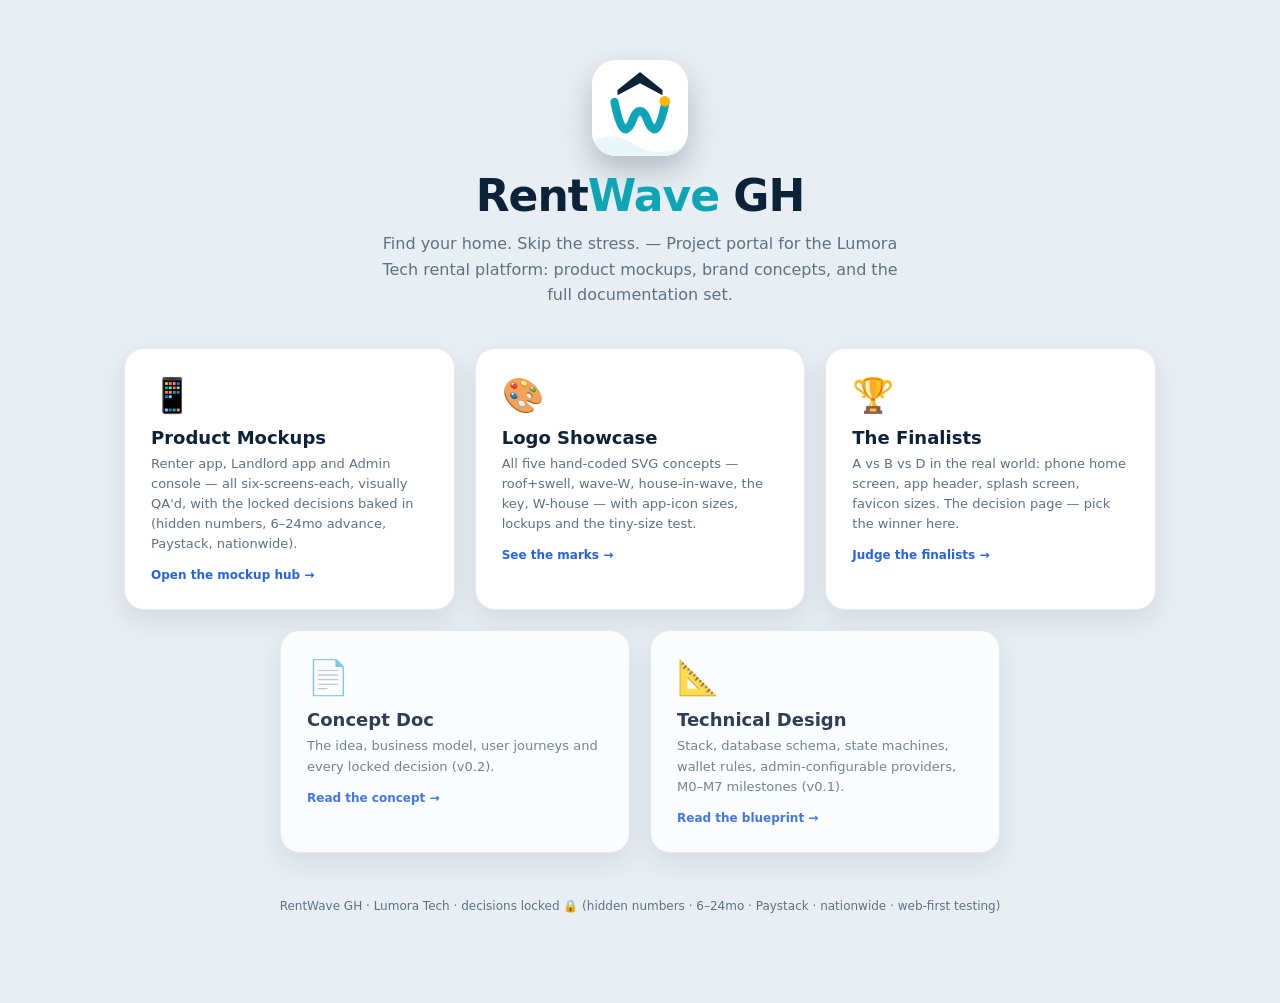
<file: index.html>
<!DOCTYPE html>
<html lang="en">
<head>
<meta charset="UTF-8"><meta name="viewport" content="width=device-width,initial-scale=1">
<title>RentWave GH — Project Portal</title>
<link rel="icon" type="image/svg+xml" href="brand/logo-b-wave-w.svg">
<link rel="stylesheet" href="mockups/rentwave.css">
</head>
<body>

<div class="hub">
  <img src="brand/logo-b-wave-w.svg" alt="RentWave mark" style="width:96px;height:96px;border-radius:24px;box-shadow:0 14px 30px rgba(11,34,57,.25);margin:0 auto 14px;display:block">
  <div class="logo-big">Rent<b>Wave</b> GH</div>
  <p class="sub">Find your home. Skip the stress. — Project portal for the Lumora Tech rental platform: product mockups, brand concepts, and the full documentation set.</p>

  <div class="cards">
    <a class="hcard" href="mockups/index.html">
      <div class="ic">📱</div>
      <h3>Product Mockups</h3>
      <p>Renter app, Landlord app and Admin console — all six-screens-each, visually QA'd, with the locked decisions baked in (hidden numbers, 6–24mo advance, Paystack, nationwide).</p>
      <span class="open">Open the mockup hub →</span>
    </a>
    <a class="hcard" href="brand/logo-showcase.html">
      <div class="ic">🎨</div>
      <h3>Logo Showcase</h3>
      <p>All five hand-coded SVG concepts — roof+swell, wave-W, house-in-wave, the key, W-house — with app-icon sizes, lockups and the tiny-size test.</p>
      <span class="open">See the marks →</span>
    </a>
    <a class="hcard" href="brand/logo-showdown.html">
      <div class="ic">🏆</div>
      <h3>The Finalists</h3>
      <p>A vs B vs D in the real world: phone home screen, app header, splash screen, favicon sizes. The decision page — pick the winner here.</p>
      <span class="open">Judge the finalists →</span>
    </a>
  </div>

  <div class="cards" style="grid-template-columns:1fr 1fr;max-width:720px;margin:20px auto 0">
    <a class="hcard" href="RENTWAVE-CONCEPT.md" style="opacity:.85">
      <div class="ic">📄</div>
      <h3>Concept Doc</h3>
      <p>The idea, business model, user journeys and every locked decision (v0.2).</p>
      <span class="open">Read the concept →</span>
    </a>
    <a class="hcard" href="TECHNICAL-DESIGN.md" style="opacity:.85">
      <div class="ic">📐</div>
      <h3>Technical Design</h3>
      <p>Stack, database schema, state machines, wallet rules, admin-configurable providers, M0–M7 milestones (v0.1).</p>
      <span class="open">Read the blueprint →</span>
    </a>
  </div>

  <div class="foot">RentWave GH · Lumora Tech · decisions locked 🔒 (hidden numbers · 6–24mo · Paystack · nationwide · web-first testing)</div>
</div>

</body>
</html>
</file>
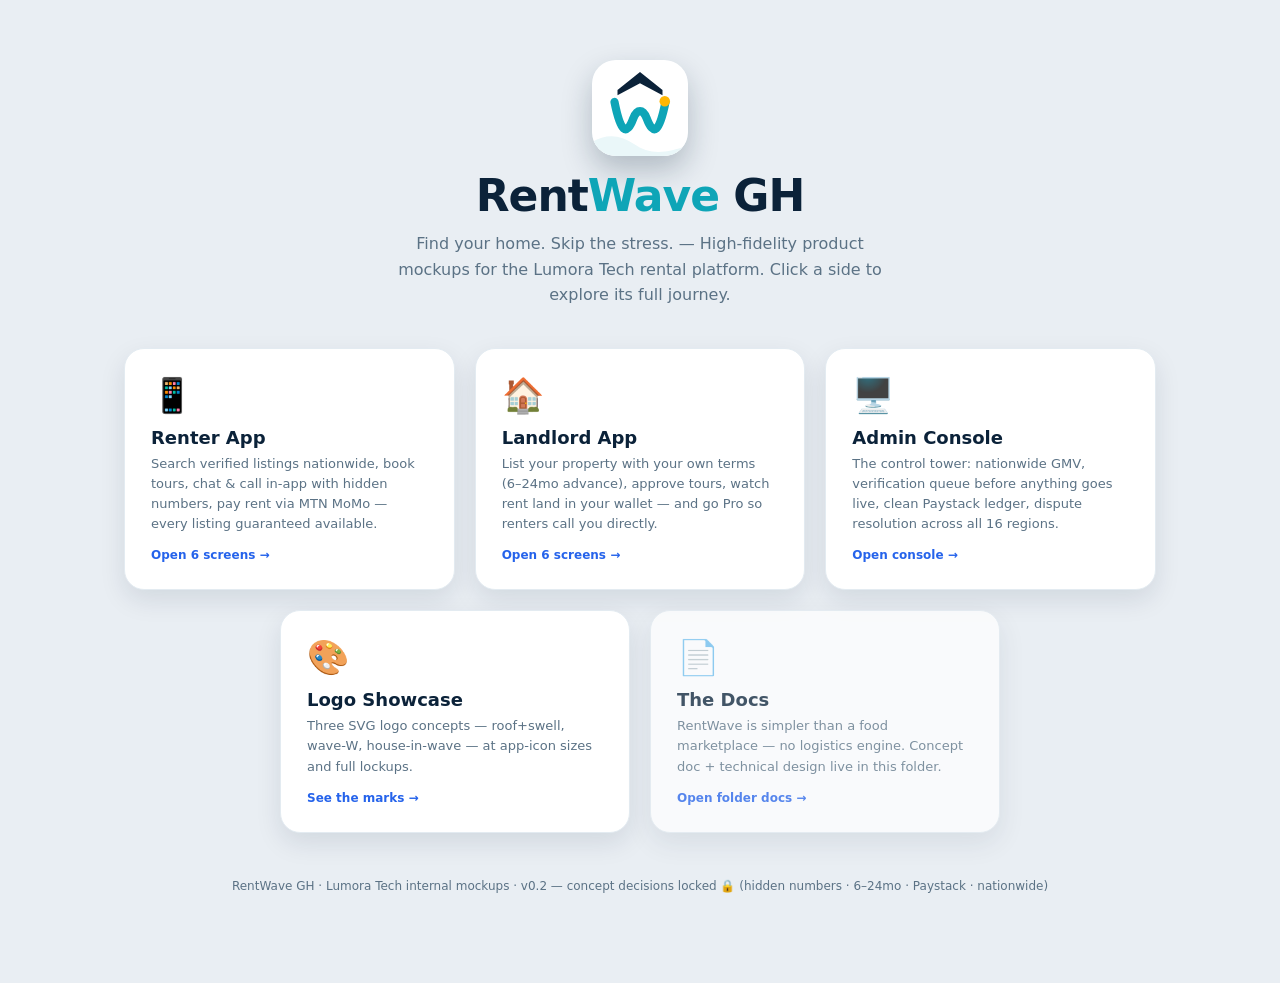
<file: mockups/index.html>
<!DOCTYPE html>
<html lang="en">
<head>
<meta charset="UTF-8"><meta name="viewport" content="width=device-width,initial-scale=1">
<title>RentWave GH — Mockup Hub</title>
<link rel="stylesheet" href="rentwave.css">
</head>
<body>

<div class="hub">
  <img src="logo-b-wave-w.svg" alt="RentWave mark" style="width:96px;height:96px;border-radius:24px;box-shadow:0 14px 30px rgba(11,34,57,.25);margin:0 auto 14px;display:block">
  <div class="logo-big">Rent<b>Wave</b> GH</div>
  <p class="sub">Find your home. Skip the stress. — High-fidelity product mockups for the Lumora Tech rental platform. Click a side to explore its full journey.</p>

  <div class="cards">
    <a class="hcard" href="renter.html">
      <div class="ic">📱</div>
      <h3>Renter App</h3>
      <p>Search verified listings nationwide, book tours, chat &amp; call in-app with hidden numbers, pay rent via MTN MoMo — every listing guaranteed available.</p>
      <span class="open">Open 6 screens →</span>
    </a>
    <a class="hcard" href="landlord.html">
      <div class="ic">🏠</div>
      <h3>Landlord App</h3>
      <p>List your property with your own terms (6–24mo advance), approve tours, watch rent land in your wallet — and go Pro so renters call you directly.</p>
      <span class="open">Open 6 screens →</span>
    </a>
    <a class="hcard" href="admin.html">
      <div class="ic">🖥️</div>
      <h3>Admin Console</h3>
      <p>The control tower: nationwide GMV, verification queue before anything goes live, clean Paystack ledger, dispute resolution across all 16 regions.</p>
      <span class="open">Open console →</span>
    </a>
  </div>

  <div class="cards" style="margin-top:20px;grid-template-columns:1fr 1fr;max-width:720px;margin-left:auto;margin-right:auto">
    <a class="hcard" href="../brand/logo-showcase.html">
      <div class="ic">🎨</div>
      <h3>Logo Showcase</h3>
      <p>Three SVG logo concepts — roof+swell, wave-W, house-in-wave — at app-icon sizes and full lockups.</p>
      <span class="open">See the marks →</span>
    </a>
    <a class="hcard" href="../RENTWAVE-CONCEPT.md" style="opacity:.75">
      <div class="ic">📄</div>
      <h3>The Docs</h3>
      <p>RentWave is simpler than a food marketplace — no logistics engine. Concept doc + technical design live in this folder.</p>
      <span class="open">Open folder docs →</span>
    </a>
  </div>

  <div class="foot">RentWave GH · Lumora Tech internal mockups · v0.2 — concept decisions locked 🔒 (hidden numbers · 6–24mo · Paystack · nationwide)</div>
</div>

</body>
</html>
</file>
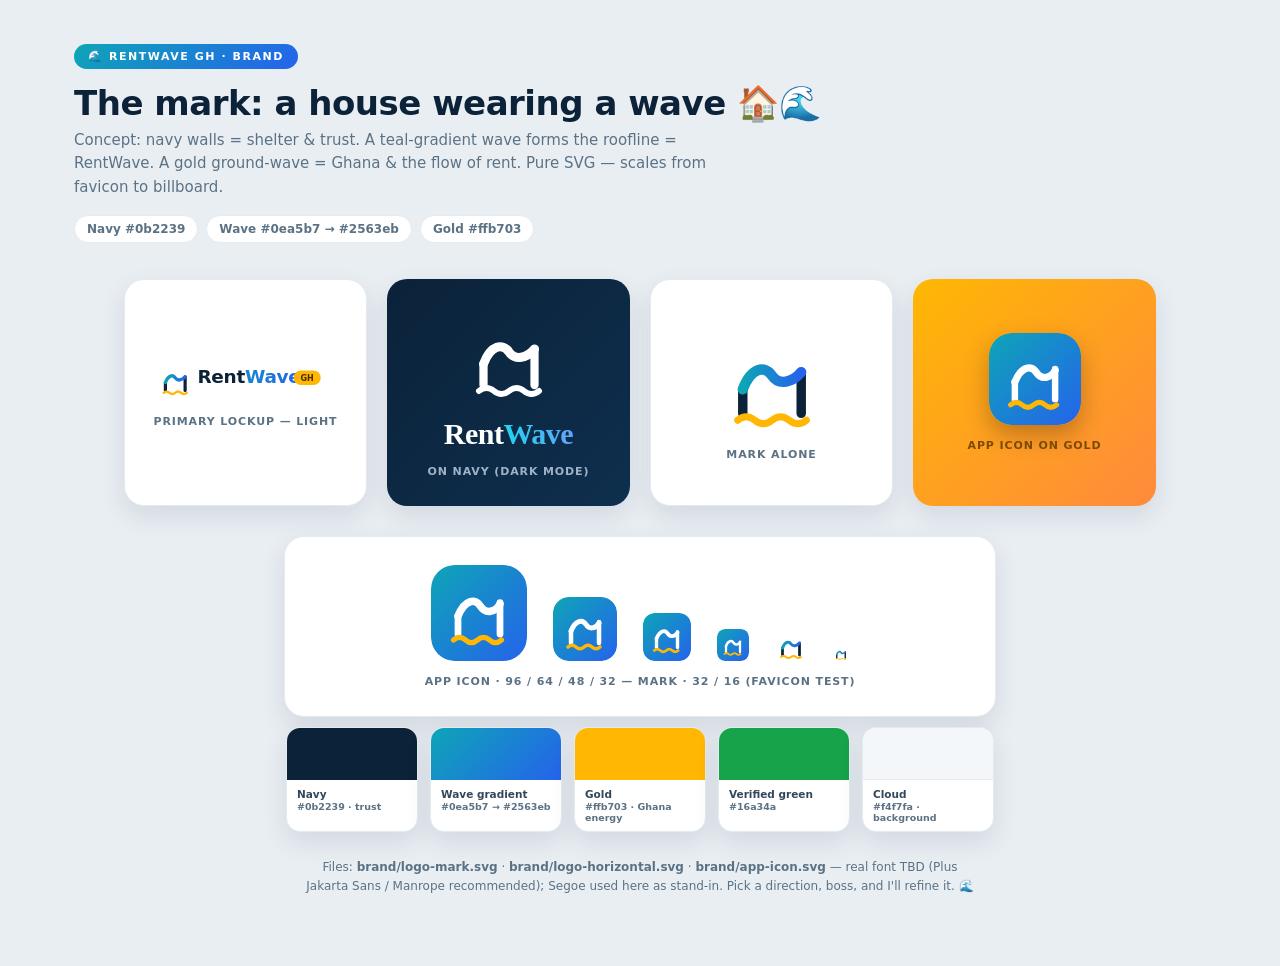
<file: brand/branding.html>
<!DOCTYPE html>
<html lang="en">
<head>
<meta charset="UTF-8"><meta name="viewport" content="width=device-width,initial-scale=1">
<title>RentWave GH — Brand / Logo</title>
<link rel="stylesheet" href="../mockups/rentwave.css">
<style>
  .brand-grid{display:grid;grid-template-columns:repeat(auto-fit,minmax(240px,1fr));gap:20px;max-width:1080px;margin:30px auto 10px;padding:0 24px}
  .logo-card{background:#fff;border:1px solid var(--line);border-radius:20px;box-shadow:var(--shadow);padding:28px;display:flex;flex-direction:column;align-items:center;justify-content:center;gap:14px;min-height:180px}
  .logo-card .nm{font-size:11px;font-weight:800;color:var(--mut);text-transform:uppercase;letter-spacing:.08em}
  .logo-card.dark{background:linear-gradient(135deg,#0b2239,#0e2f4e);border:none}
  .logo-card.dark .nm{color:#9fb3c8}
  .logo-card.sand{background:var(--gradw);border:none}
  .logo-card.sand .nm{color:#7c4a00}
  .sizes{display:flex;align-items:flex-end;gap:26px}
  .sizes figure{text-align:center}
  .sizes figcaption{font-size:10px;color:var(--mut);font-weight:700;margin-top:6px}
  .palette{display:flex;gap:12px;flex-wrap:wrap;justify-content:center;max-width:900px;margin:8px auto 0;padding:0 24px}
  .sw{width:132px;border-radius:14px;overflow:hidden;border:1px solid var(--line);background:#fff;box-shadow:var(--shadow)}
  .sw .c{height:52px}
  .sw .t{padding:8px 10px;font-size:10.5px;font-weight:700;color:#33475a}
  .sw .t small{display:block;color:var(--mut);font-weight:600;font-size:9.5px;margin-top:1px}
  .note{max-width:720px;margin:26px auto 70px;padding:0 24px;font-size:12px;color:var(--mut);line-height:1.6;text-align:center}
</style>
</head>
<body>

<header class="page-head">
  <span class="eyebrow">🌊 RentWave GH · Brand</span>
  <h1>The mark: a house wearing a wave 🏠🌊</h1>
  <p>Concept: navy walls = shelter &amp; trust. A teal-gradient wave forms the roofline = RentWave. A gold ground-wave = Ghana &amp; the flow of rent. Pure SVG — scales from favicon to billboard.</p>
  <div class="legend"><span>Navy #0b2239</span><span>Wave #0ea5b7 → #2563eb</span><span>Gold #ffb703</span></div>
</header>

<div class="brand-grid">

  <div class="logo-card">
    <img src="logo-horizontal.svg" width="280" alt="RentWave GH horizontal lockup">
    <div class="nm">Primary lockup — light</div>
  </div>

  <div class="logo-card dark">
    <img src="logo-mark.svg" width="96" style="filter:brightness(0) invert(1)" alt="monochrome mark">
    <div style="font-family:'Segoe UI';font-weight:800;font-size:30px;letter-spacing:-.5px;color:#fff">Rent<span style="background:linear-gradient(90deg,#22d3ee,#60a5fa);-webkit-background-clip:text;background-clip:text;color:transparent">Wave</span></div>
    <div class="nm">On navy (dark mode)</div>
  </div>

  <div class="logo-card">
    <img src="logo-mark.svg" width="110" alt="RentWave mark">
    <div class="nm">Mark alone</div>
  </div>

  <div class="logo-card sand">
    <img src="app-icon.svg" width="92" style="border-radius:22px;box-shadow:0 10px 24px rgba(0,0,0,.25)" alt="app icon">
    <div class="nm">App icon on gold</div>
  </div>

</div>

<div class="brand-grid" style="grid-template-columns:1fr;max-width:760px">
  <div class="logo-card">
    <div class="sizes">
      <figure><img src="app-icon.svg" width="96" style="border-radius:22px" alt=""></figure>
      <figure><img src="app-icon.svg" width="64" style="border-radius:15px" alt=""></figure>
      <figure><img src="app-icon.svg" width="48" style="border-radius:11px" alt=""></figure>
      <figure><img src="app-icon.svg" width="32" style="border-radius:8px" alt=""></figure>
      <figure><img src="logo-mark.svg" width="32" alt=""></figure>
      <figure><img src="logo-mark.svg" width="16" alt=""></figure>
    </div>
    <div class="nm">App icon · 96 / 64 / 48 / 32 — mark · 32 / 16 (favicon test)</div>
  </div>
</div>

<div class="palette">
  <div class="sw"><div class="c" style="background:#0b2239"></div><div class="t">Navy<small>#0b2239 · trust</small></div></div>
  <div class="sw"><div class="c" style="background:linear-gradient(135deg,#0ea5b7,#2563eb)"></div><div class="t">Wave gradient<small>#0ea5b7 → #2563eb</small></div></div>
  <div class="sw"><div class="c" style="background:#ffb703"></div><div class="t">Gold<small>#ffb703 · Ghana energy</small></div></div>
  <div class="sw"><div class="c" style="background:#16a34a"></div><div class="t">Verified green<small>#16a34a</small></div></div>
  <div class="sw"><div class="c" style="background:#f4f7fa;border-bottom:1px solid var(--line)"></div><div class="t">Cloud<small>#f4f7fa · background</small></div></div>
</div>

<p class="note">Files: <b>brand/logo-mark.svg</b> · <b>brand/logo-horizontal.svg</b> · <b>brand/app-icon.svg</b> — real font TBD (Plus Jakarta Sans / Manrope recommended); Segoe used here as stand-in. Pick a direction, boss, and I'll refine it. 🌊</p>

</body>
</html>
</file>
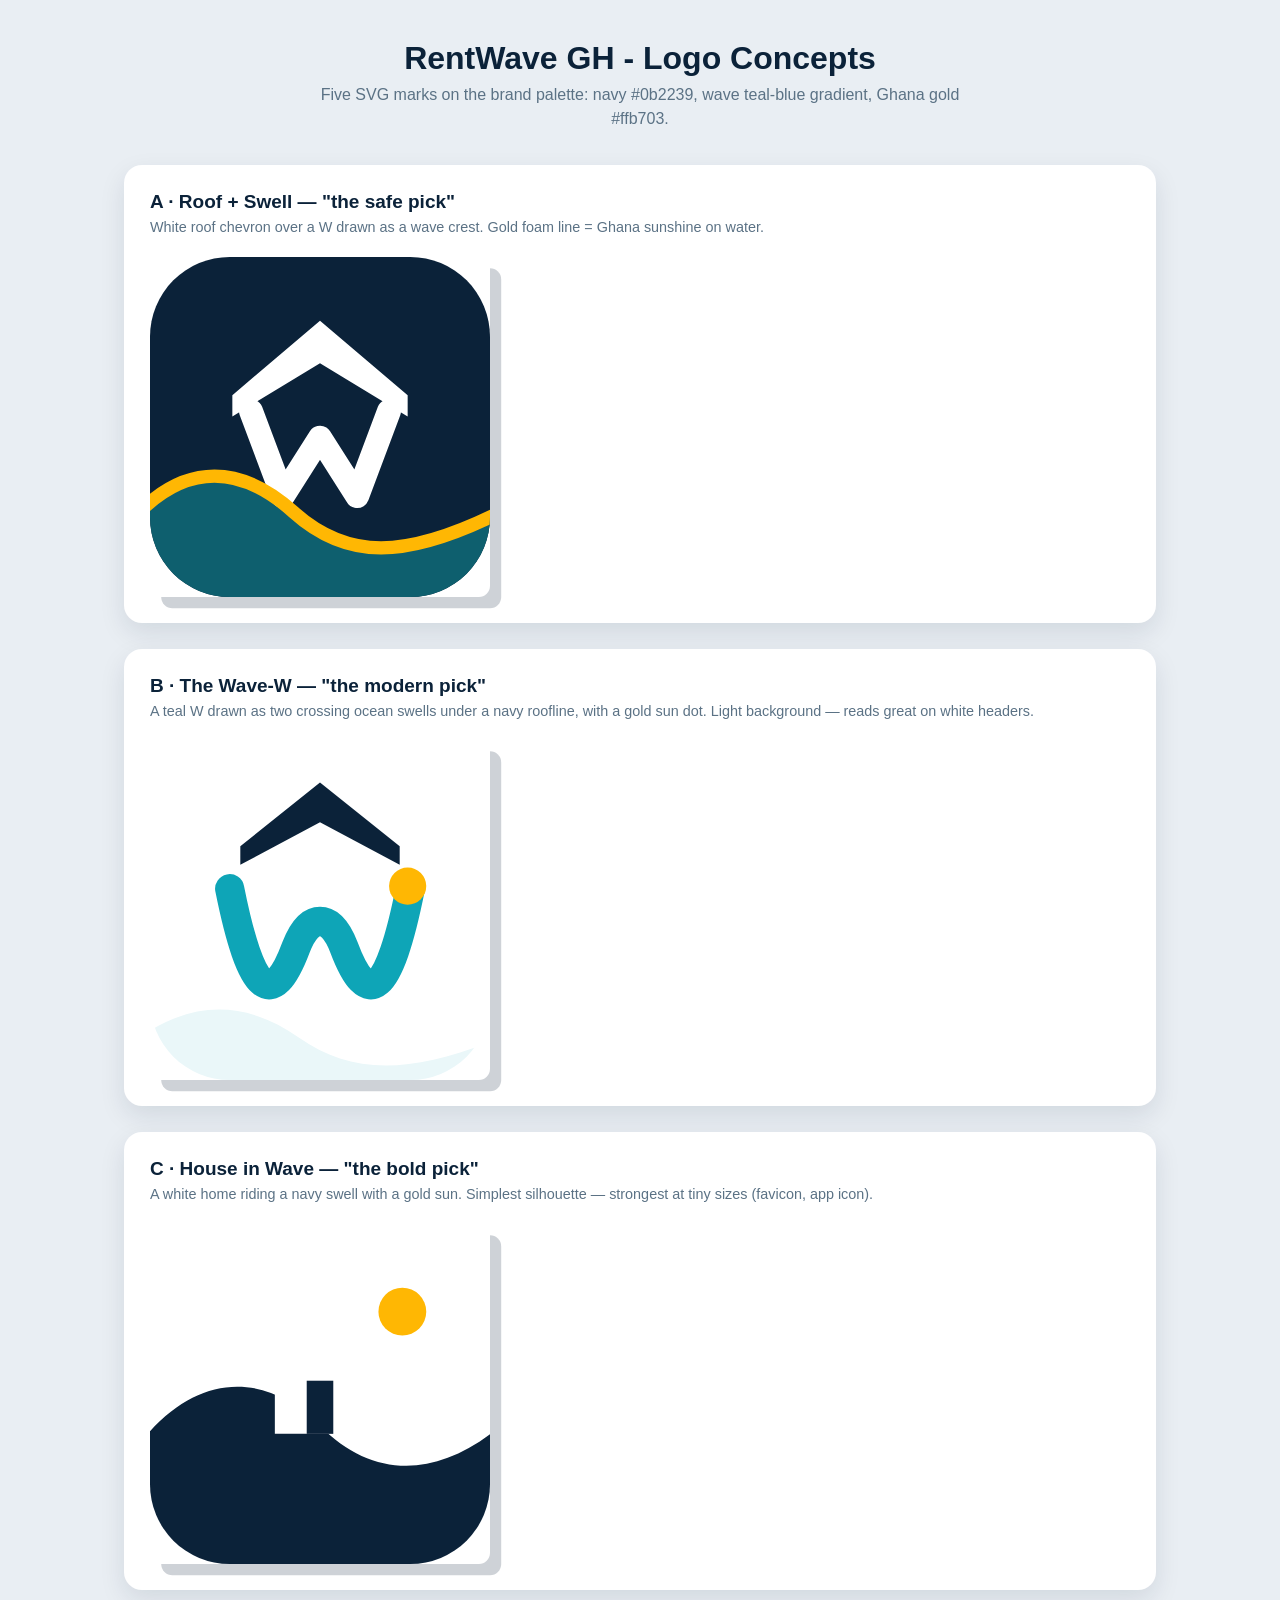
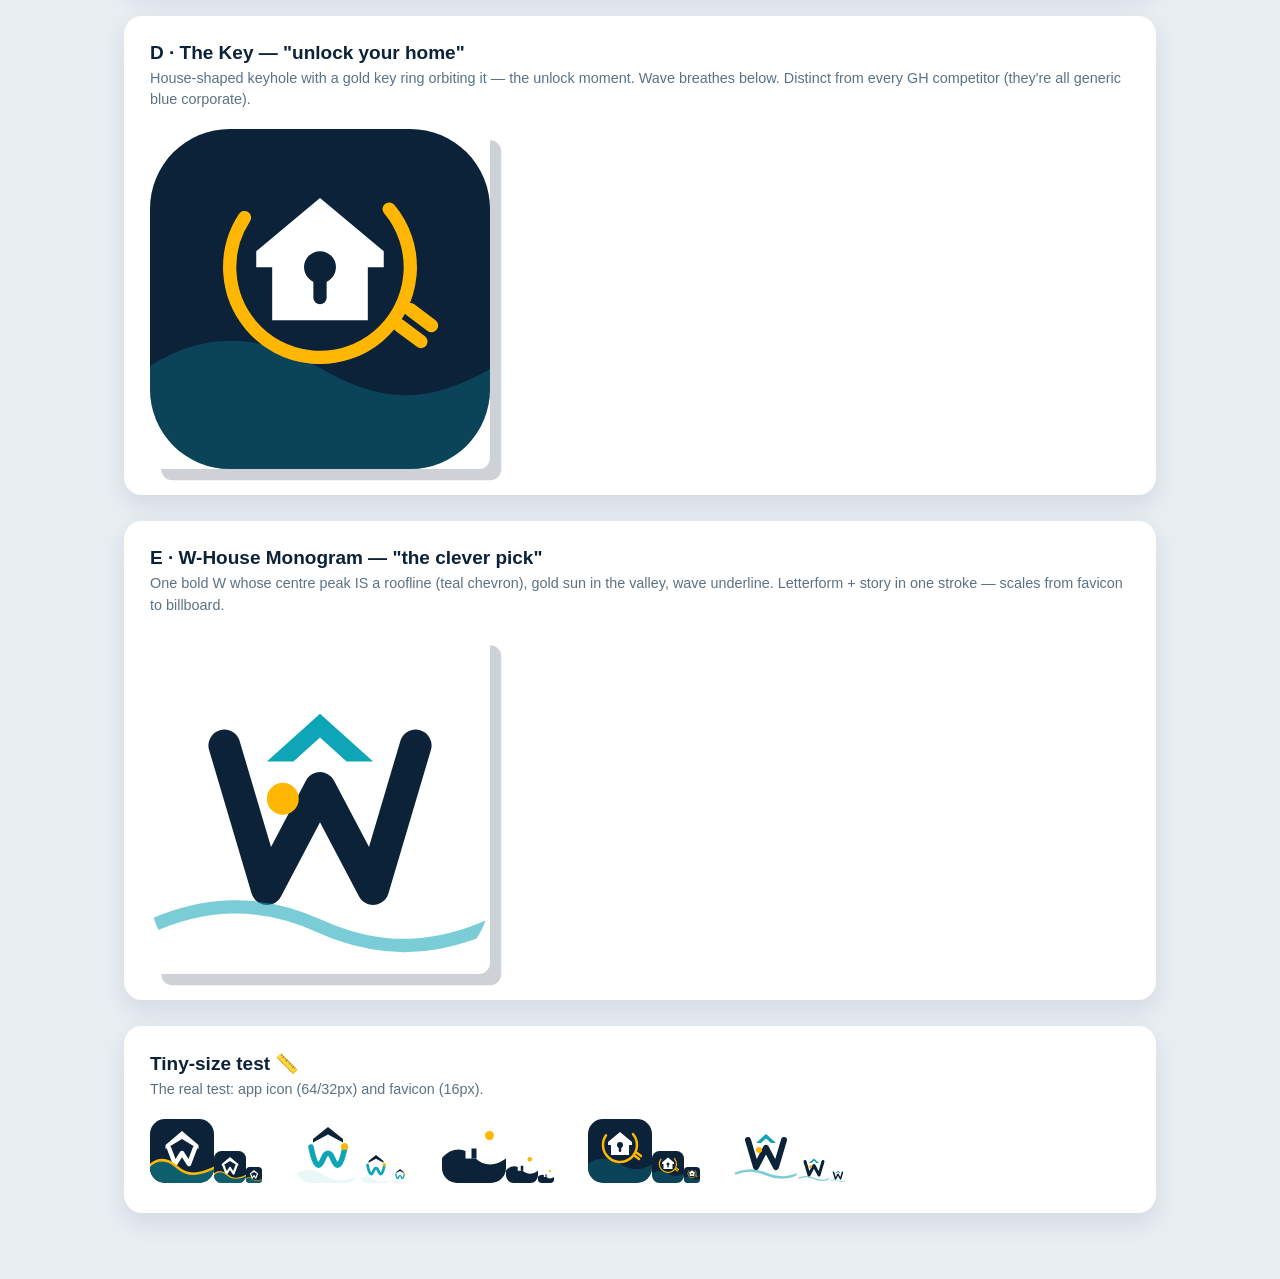
<file: brand/logo-showcase.html>
<!DOCTYPE html>
<html lang="en">
<head>
<meta charset="UTF-8">
<title>RentWave GH - Logo Concepts</title>
<link rel="stylesheet" href="showcase.css">
</head>
<body>
<h1>RentWave GH - Logo Concepts</h1>
<p class="sub">Five SVG marks on the brand palette: navy #0b2239, wave teal-blue gradient, Ghana gold #ffb703.</p>

<section class="card">
<h2>A · Roof + Swell — "the safe pick"</h2>
<p>White roof chevron over a W drawn as a wave crest. Gold foam line = Ghana sunshine on water.</p>
<div class="row">
<div class="big"><img src="logo-a-roof-swell.svg" alt="Logo A"></div>
</div></section><section class="card">
<h2>B · The Wave-W — "the modern pick"</h2>
<p>A teal W drawn as two crossing ocean swells under a navy roofline, with a gold sun dot. Light background — reads great on white headers.</p>
<div class="row">
<div class="big"><img src="logo-b-wave-w.svg" alt="Logo B"></div>
</div></section>

<section class="card">
<h2>C · House in Wave — "the bold pick"</h2>
<p>A white home riding a navy swell with a gold sun. Simplest silhouette — strongest at tiny sizes (favicon, app icon).</p>
<div class="row">
<div class="big"><img src="logo-c-house-wave.svg" alt="Logo C"></div>
</div>
</section>

<section class="card">
<h2>D · The Key — "unlock your home"</h2>
<p>House-shaped keyhole with a gold key ring orbiting it — the unlock moment. Wave breathes below. Distinct from every GH competitor (they're all generic blue corporate).</p>
<div class="row">
<div class="big"><img src="logo-d-key.svg" alt="Logo D"></div>
</div>
</section>

<section class="card">
<h2>E · W-House Monogram — "the clever pick"</h2>
<p>One bold W whose centre peak IS a roofline (teal chevron), gold sun in the valley, wave underline. Letterform + story in one stroke — scales from favicon to billboard.</p>
<div class="row">
<div class="big"><img src="logo-e-w-house.svg" alt="Logo E"></div>
</div>
</section>

<section class="card">
<h2>Tiny-size test 📏</h2>
<p>The real test: app icon (64/32px) and favicon (16px).</p>
<div class="row">
<div class="tiny"><img src="logo-a-roof-swell.svg" width="64"><img src="logo-a-roof-swell.svg" width="32"><img src="logo-a-roof-swell.svg" width="16"></div>
<div class="tiny"><img src="logo-b-wave-w.svg" width="64"><img src="logo-b-wave-w.svg" width="32"><img src="logo-b-wave-w.svg" width="16"></div>
<div class="tiny"><img src="logo-c-house-wave.svg" width="64"><img src="logo-c-house-wave.svg" width="32"><img src="logo-c-house-wave.svg" width="16"></div>
<div class="tiny"><img src="logo-d-key.svg" width="64"><img src="logo-d-key.svg" width="32"><img src="logo-d-key.svg" width="16"></div>
<div class="tiny"><img src="logo-e-w-house.svg" width="64"><img src="logo-e-w-house.svg" width="32"><img src="logo-e-w-house.svg" width="16"></div>
</div>
</section>



</body>
</html>
</file>
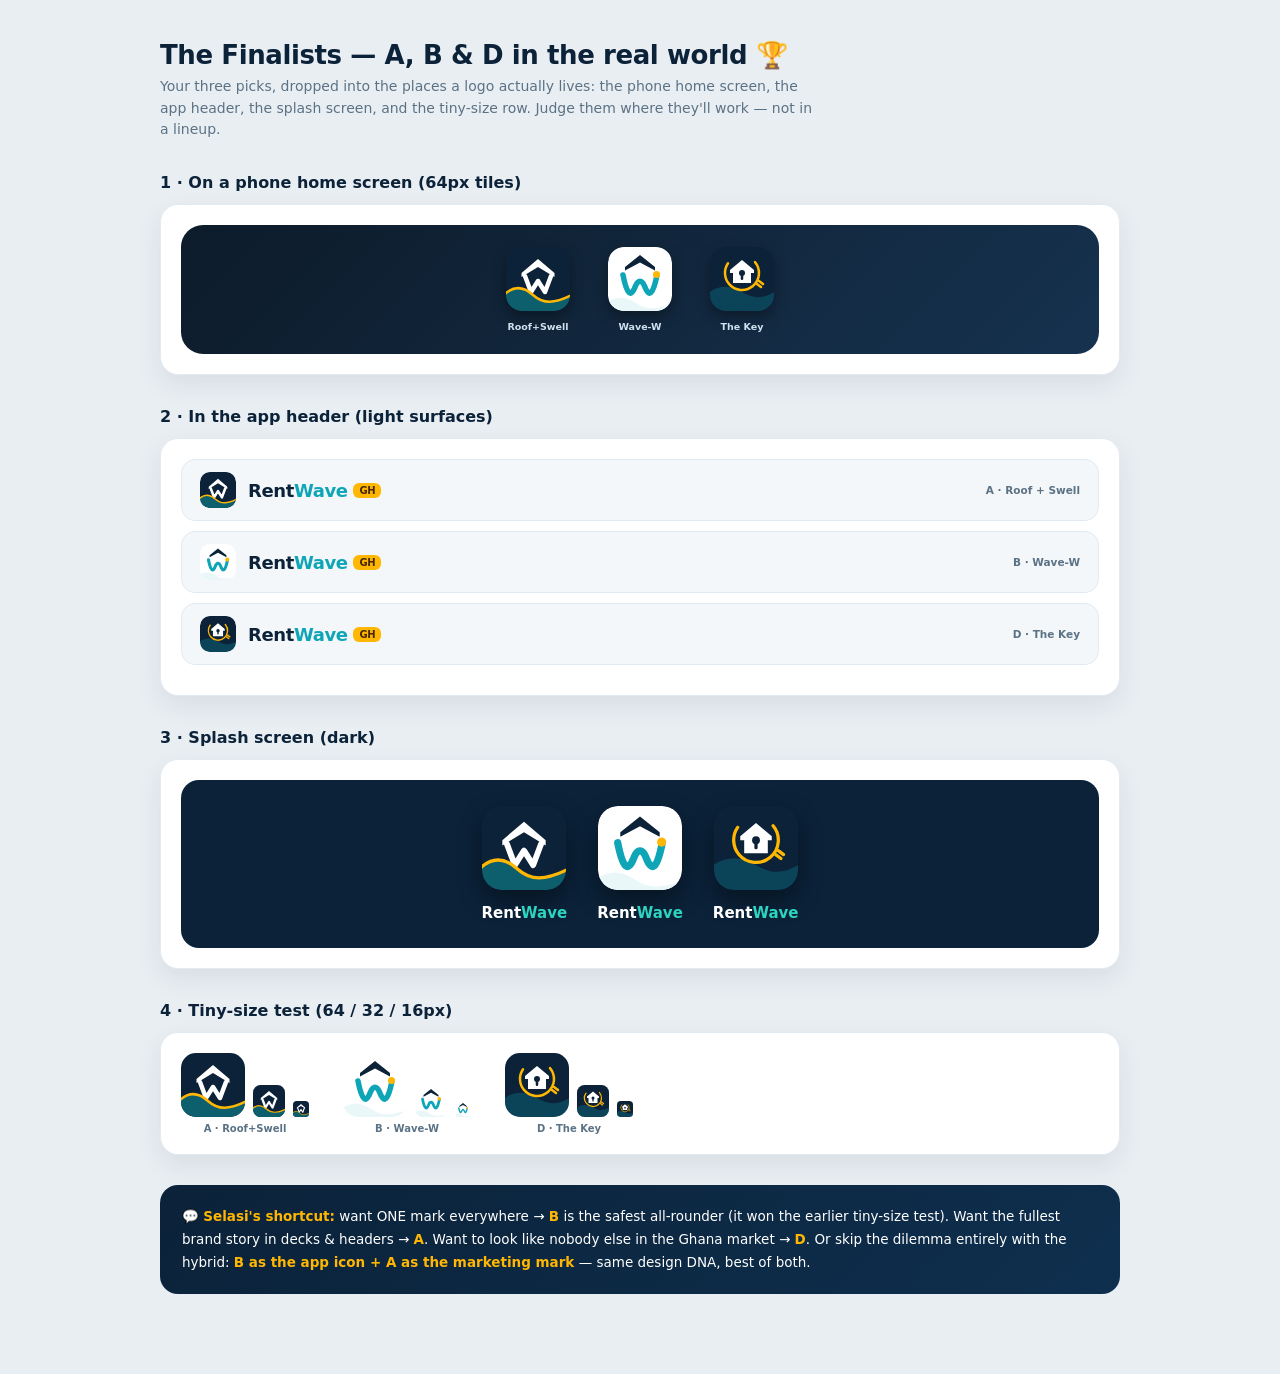
<file: brand/logo-showdown.html>
<!DOCTYPE html>
<html lang="en">
<head>
<meta charset="UTF-8"><meta name="viewport" content="width=device-width,initial-scale=1">
<title>RentWave GH — The Finalists</title>
<style>
:root{--navy:#0b2239;--deep:#0e2f4e;--teal:#0ea5b7;--blue:#2563eb;--gold:#ffb703;--ink:#12283a;--mut:#5b7285;--line:#e3ebf1;--bg:#f4f7fa}
*{box-sizing:border-box;margin:0;padding:0}
body{font-family:'Segoe UI',system-ui,sans-serif;background:#e9eef3;color:var(--ink);padding:40px 20px 80px}
.wrap{max-width:960px;margin:0 auto}
h1{color:var(--navy);font-size:26px;letter-spacing:-.4px;margin-bottom:6px}
.sub{color:var(--mut);font-size:14px;line-height:1.55;max-width:660px;margin-bottom:10px}
h2{color:var(--navy);font-size:16px;margin:32px 0 12px}
.panel{background:#fff;border:1px solid var(--line);border-radius:18px;padding:20px;box-shadow:0 10px 26px rgba(11,34,57,.08)}
.phone{background:linear-gradient(135deg,#0d1b2a,#16324f);border-radius:22px;padding:22px;display:flex;gap:26px;justify-content:center;flex-wrap:wrap}
.tile{width:76px;text-align:center}
.tile img{width:64px;height:64px;border-radius:16px;box-shadow:0 6px 14px rgba(0,0,0,.35)}
.tile span{display:block;color:#cfe0ee;font-size:9.5px;margin-top:6px;font-weight:600}
.lockup{display:flex;align-items:center;gap:12px;background:var(--bg);border:1px solid var(--line);border-radius:14px;padding:12px 18px;margin-bottom:10px}
.lockup img{width:36px;height:36px;border-radius:10px}
.wm{font-weight:800;font-size:18px;color:var(--navy);letter-spacing:-.4px}
.wm b{color:var(--teal)}
.gh{font-size:10px;background:var(--gold);color:#4a2a00;border-radius:6px;padding:2px 6px;font-weight:800;vertical-align:3px}
.tag{margin-left:auto;font-size:10.5px;color:var(--mut);font-weight:700}
.splash{background:var(--navy);border-radius:18px;padding:26px;display:flex;gap:30px;justify-content:center;flex-wrap:wrap}
.sp{text-align:center}
.sp img{width:84px;height:84px;border-radius:20px;box-shadow:0 10px 24px rgba(0,0,0,.4)}
.wm2{color:#fff;font-weight:800;font-size:15px;margin-top:10px}
.wm2 b{color:#2dd4bf}
.tinies{display:flex;gap:34px;flex-wrap:wrap;align-items:flex-end}
.tg{text-align:center}
.trio{display:flex;align-items:flex-end;gap:8px}
.sz{font-size:10px;color:var(--mut);font-weight:700;margin-top:6px}
.verdict{margin-top:30px;background:linear-gradient(135deg,#0b2239,#0e2f4e);color:#fff;border-radius:18px;padding:20px 22px;font-size:13.5px;line-height:1.7}
.verdict b{color:var(--gold)}
</style>
</head>
<body>
<div class="wrap">
  <h1>The Finalists — A, B &amp; D in the real world 🏆</h1>
  <p class="sub">Your three picks, dropped into the places a logo actually lives: the phone home screen, the app header, the splash screen, and the tiny-size row. Judge them where they'll work — not in a lineup.</p>

  <h2>1 · On a phone home screen (64px tiles)</h2>
  <div class="panel"><div class="phone">
    <div class="tile"><img src="logo-a-roof-swell.svg" alt="A"><span>Roof+Swell</span></div>
    <div class="tile"><img src="logo-b-wave-w.svg" alt="B"><span>Wave-W</span></div>
    <div class="tile"><img src="logo-d-key.svg" alt="D"><span>The Key</span></div>
  </div></div>

  <h2>2 · In the app header (light surfaces)</h2>
  <div class="panel">
    <div class="lockup"><img src="logo-a-roof-swell.svg" alt=""><span class="wm">Rent<b>Wave</b> <span class="gh">GH</span></span><span class="tag">A · Roof + Swell</span></div>
    <div class="lockup"><img src="logo-b-wave-w.svg" alt=""><span class="wm">Rent<b>Wave</b> <span class="gh">GH</span></span><span class="tag">B · Wave-W</span></div>
    <div class="lockup"><img src="logo-d-key.svg" alt=""><span class="wm">Rent<b>Wave</b> <span class="gh">GH</span></span><span class="tag">D · The Key</span></div>
  </div>

  <h2>3 · Splash screen (dark)</h2>
  <div class="panel"><div class="splash">
    <div class="sp"><img src="logo-a-roof-swell.svg" alt=""><div class="wm2">Rent<b>Wave</b></div></div>
    <div class="sp"><img src="logo-b-wave-w.svg" alt=""><div class="wm2">Rent<b>Wave</b></div></div>
    <div class="sp"><img src="logo-d-key.svg" alt=""><div class="wm2">Rent<b>Wave</b></div></div>
  </div></div>

  <h2>4 · Tiny-size test (64 / 32 / 16px)</h2>
  <div class="panel"><div class="tinies">
    <div class="tg"><div class="trio"><img src="logo-a-roof-swell.svg" width="64" alt=""><img src="logo-a-roof-swell.svg" width="32" alt=""><img src="logo-a-roof-swell.svg" width="16" alt=""></div><div class="sz">A · Roof+Swell</div></div>
    <div class="tg"><div class="trio"><img src="logo-b-wave-w.svg" width="64" alt=""><img src="logo-b-wave-w.svg" width="32" alt=""><img src="logo-b-wave-w.svg" width="16" alt=""></div><div class="sz">B · Wave-W</div></div>
    <div class="tg"><div class="trio"><img src="logo-d-key.svg" width="64" alt=""><img src="logo-d-key.svg" width="32" alt=""><img src="logo-d-key.svg" width="16" alt=""></div><div class="sz">D · The Key</div></div>
  </div></div>

  <div class="verdict">
    💬 <b>Selasi's shortcut:</b> want ONE mark everywhere → <b>B</b> is the safest all-rounder (it won the earlier tiny-size test). Want the fullest brand story in decks &amp; headers → <b>A</b>. Want to look like nobody else in the Ghana market → <b>D</b>. Or skip the dilemma entirely with the hybrid: <b>B as the app icon + A as the marketing mark</b> — same design DNA, best of both.
  </div>
</div>
</body>
</html>
</file>
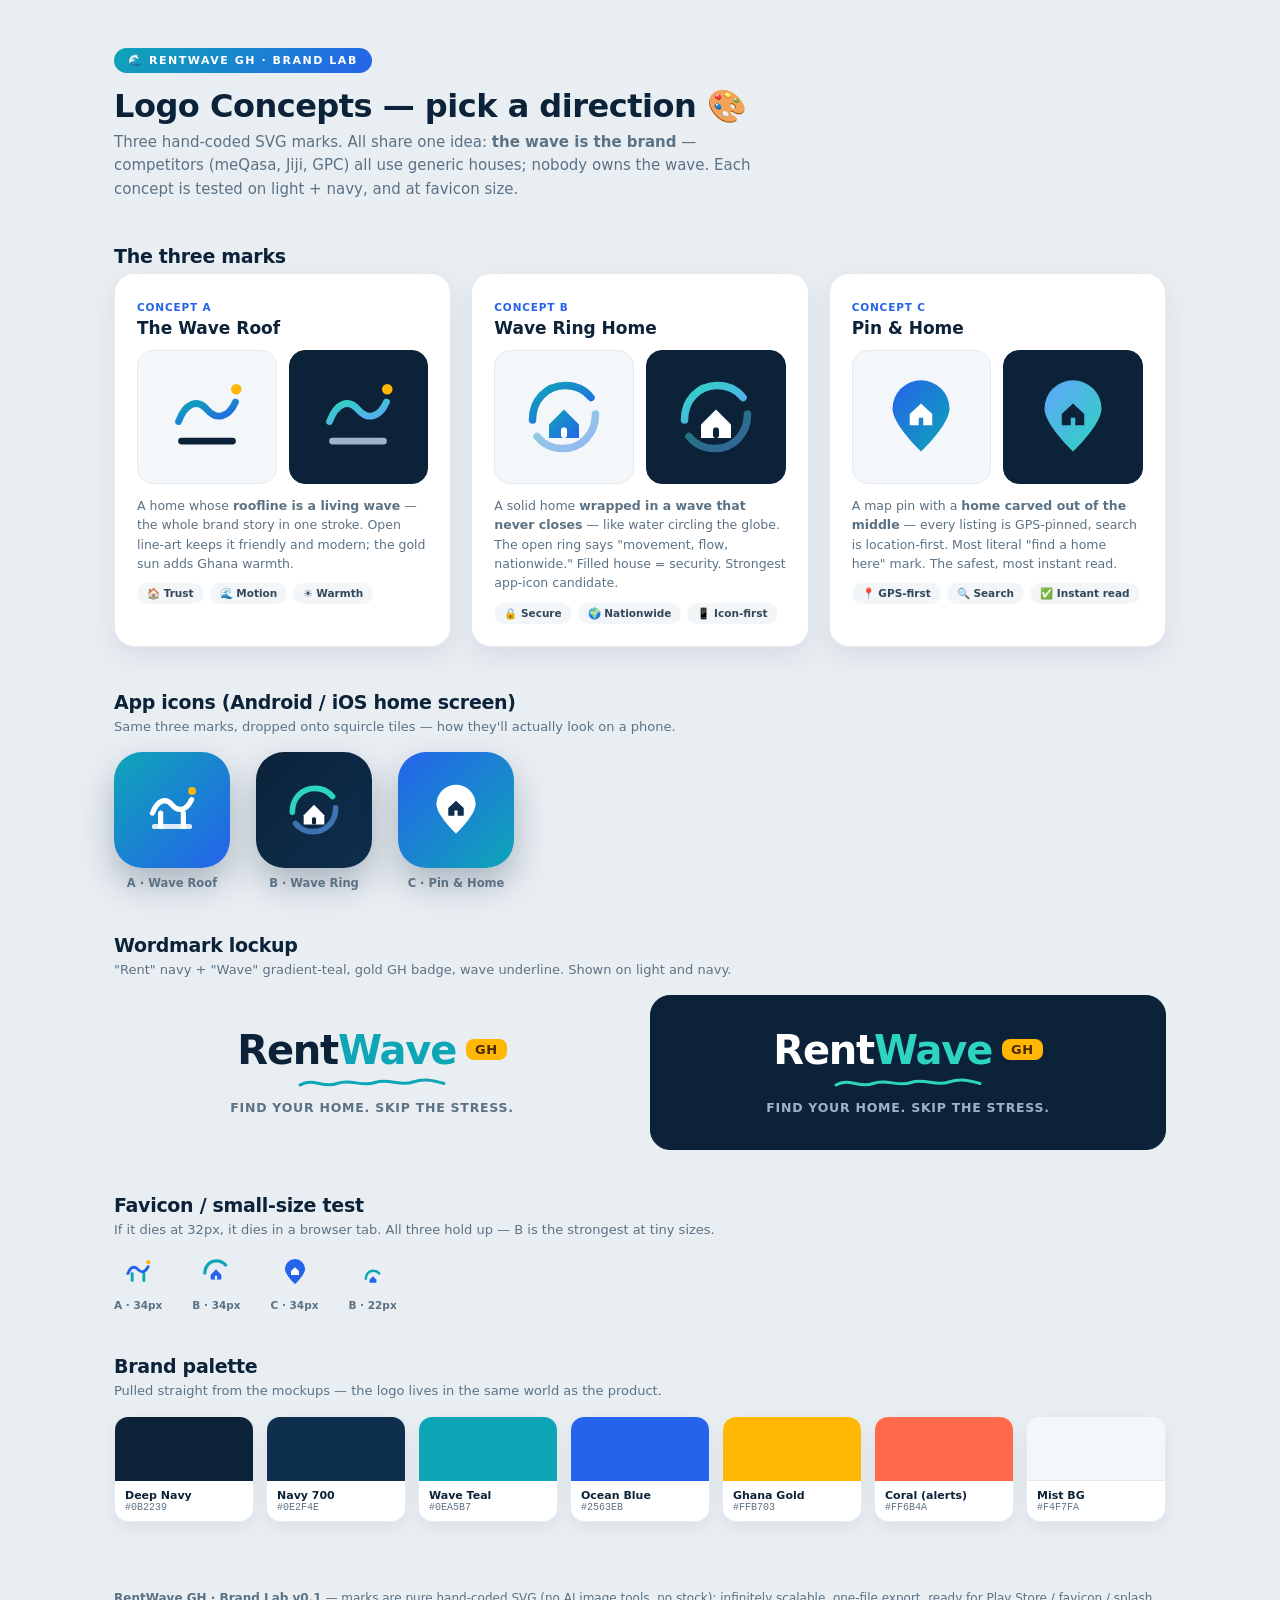
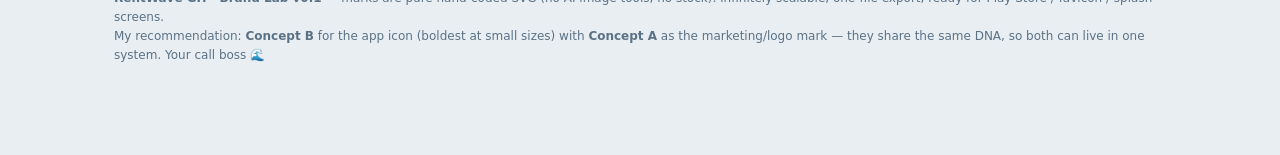
<file: brand/logo.html>
<!DOCTYPE html>
<html lang="en">
<head>
<meta charset="UTF-8"><meta name="viewport" content="width=device-width,initial-scale=1">
<title>RentWave GH — Brand Lab (Logo Concepts)</title>
<style>
:root{
  --navy:#0b2239; --deep:#0e2f4e; --wave:#0ea5b7; --wave2:#2563eb;
  --sand:#ffb703; --coral:#ff6b4a; --ink:#12283a; --mut:#5b7285;
  --bg:#f4f7fa; --card:#fff; --line:#e3ebf1;
  --grad:linear-gradient(135deg,var(--wave),var(--wave2));
}
*{box-sizing:border-box;margin:0;padding:0}
body{font-family:'Segoe UI',system-ui,sans-serif;background:#e9eef3;color:var(--ink);-webkit-font-smoothing:antialiased}
.wrap{max-width:1100px;margin:0 auto;padding:48px 24px 90px}
.eyebrow{display:inline-block;background:var(--grad);color:#fff;font-size:11px;font-weight:800;letter-spacing:.14em;text-transform:uppercase;padding:6px 14px;border-radius:99px}
h1{font-size:32px;color:var(--navy);letter-spacing:-.5px;margin:14px 0 6px}
.sub{color:var(--mut);max-width:640px;line-height:1.55;font-size:15px}
h2{font-size:19px;color:var(--navy);margin:44px 0 6px;letter-spacing:-.3px}
.note{font-size:13px;color:var(--mut);margin-bottom:18px}

/* concept cards */
.grid3{display:grid;grid-template-columns:repeat(3,1fr);gap:20px}
.ccard{background:#fff;border:1px solid var(--line);border-radius:20px;padding:22px;box-shadow:0 10px 26px rgba(11,34,57,.08)}
.ccard .tag{font-size:10.5px;font-weight:800;letter-spacing:.08em;text-transform:uppercase;color:var(--wave2)}
.ccard h3{font-size:17px;color:var(--navy);margin:3px 0 12px}
.tiles{display:grid;grid-template-columns:1fr 1fr;gap:12px}
.tile{border:1px solid var(--line);border-radius:16px;background:var(--bg);display:flex;align-items:center;justify-content:center;padding:18px;min-height:130px}
.tile.dark{background:var(--navy);border-color:var(--navy)}
.ccard p{font-size:12.5px;color:var(--mut);line-height:1.55;margin-top:12px}
.chips{display:flex;flex-wrap:wrap;gap:6px;margin-top:10px}
.chips span{background:#f2f6f9;border-radius:99px;padding:4px 10px;font-size:10.5px;font-weight:700;color:#33475a}

/* marks sizing */
.mark{width:96px;height:96px}
.mark-lg{width:150px;height:150px}
.mark-sm{width:34px;height:34px}

/* app icons */
.icons{display:flex;gap:26px;flex-wrap:wrap}
.appicon{width:116px;height:116px;border-radius:28px;box-shadow:0 16px 34px rgba(11,34,57,.28);display:flex;align-items:center;justify-content:center}
.a1{background:linear-gradient(135deg,#0ea5b7,#2563eb)}
.a2{background:linear-gradient(135deg,#0b2239,#0e2f4e)}
.a3{background:linear-gradient(135deg,#2563eb,#0ea5b7)}
.appicon svg{width:66px;height:66px}
.iconmeta{font-size:11.5px;color:var(--mut);font-weight:700;margin-top:8px;text-align:center}
.icongroup{text-align:center}

/* wordmark */
.wmrow{display:grid;grid-template-columns:1fr 1fr;gap:20px}
.wm{border:1px solid var(--line);border-radius:20px;padding:34px;display:flex;flex-direction:column;align-items:center;justify-content:center;min-height:150px}
.wm.dark{background:var(--navy);border-color:var(--navy)}
.wordmark{display:flex;align-items:center;gap:10px}
.wordmark .rw{font-size:40px;font-weight:800;letter-spacing:-1.2px;line-height:1}
.wordmark .rw b{font-weight:800}
.ghpill{background:var(--sand);color:#4a2a00;font-size:13px;font-weight:800;border-radius:8px;padding:3px 9px;letter-spacing:.04em}
.wave-u{width:150px;height:12px;margin-top:8px}
.tagline{font-size:12.5px;color:var(--mut);margin-top:10px;font-weight:600;letter-spacing:.06em}
.wm.dark .tagline{color:#9fb3c8}

/* palette */
.pal{display:grid;grid-template-columns:repeat(7,1fr);gap:12px}
.sw{border-radius:14px;overflow:hidden;border:1px solid var(--line);background:#fff;box-shadow:0 6px 16px rgba(11,34,57,.06)}
.sw .c{height:64px}
.sw .m{padding:8px 10px}
.sw .n{font-size:11px;font-weight:800;color:var(--navy)}
.sw .h{font-size:10px;color:var(--mut);font-family:monospace}

/* favicon test */
.favs{display:flex;gap:30px;align-items:flex-end;flex-wrap:wrap}
.fav{text-align:center}
.fav .sz{font-size:10.5px;color:var(--mut);font-weight:700;margin-top:6px}
.foot{margin-top:50px;font-size:12px;color:var(--mut);border-top:1px solid var(--line);padding-top:16px;line-height:1.6}
@media(max-width:860px){.grid3{grid-template-columns:1fr}.pal{grid-template-columns:repeat(4,1fr)}}
</style>
</head>
<body>
<div class="wrap">

  <span class="eyebrow">🌊 RentWave GH · Brand Lab</span>
  <h1>Logo Concepts — pick a direction 🎨</h1>
  <p class="sub">Three hand-coded SVG marks. All share one idea: <b>the wave is the brand</b> — competitors (meQasa, Jiji, GPC) all use generic houses; nobody owns the wave. Each concept is tested on light + navy, and at favicon size.</p>

  <!-- ═══ CONCEPTS ═══ -->
  <h2>The three marks</h2>
  <div class="grid3">

    <!-- A -->
    <div class="ccard">
      <span class="tag">Concept A</span><h3>The Wave Roof</h3>
      <div class="tiles">
        <div class="tile">
          <svg class="mark" viewBox="0 0 64 64" fill="none">
            <defs><linearGradient id="gA" x1="0" y1="0" x2="1" y2="1">
              <stop offset="0" stop-color="#0ea5b7"/><stop offset="1" stop-color="#2563eb"/>
            </linearGradient></defs>
            <path d="M21 48V35" stroke="url(#gA)" stroke-width="4.5" stroke-linecap="round"/>
            <path d="M43 48V35" stroke="url(#gA)" stroke-width="4.5" stroke-linecap="round"/>
            <path d="M15 48h34" stroke="#0b2239" stroke-width="4.5" stroke-linecap="round"/>
            <path d="M13 35 C18 22 26 20 32 27 C38 34 46 33 51 22" stroke="url(#gA)" stroke-width="4.5" stroke-linecap="round"/>
            <circle cx="51.5" cy="13.5" r="3.5" fill="#ffb703"/>
          </svg>
        </div>
        <div class="tile dark">
          <svg class="mark" viewBox="0 0 64 64" fill="none">
            <defs><linearGradient id="gA2" x1="0" y1="0" x2="1" y2="1">
              <stop offset="0" stop-color="#2dd4bf"/><stop offset="1" stop-color="#60a5fa"/>
            </linearGradient></defs>
            <path d="M21 48V35" stroke="url(#gA2)" stroke-width="4.5" stroke-linecap="round"/>
            <path d="M43 48V35" stroke="url(#gA2)" stroke-width="4.5" stroke-linecap="round"/>
            <path d="M15 48h34" stroke="#9fb3c8" stroke-width="4.5" stroke-linecap="round"/>
            <path d="M13 35 C18 22 26 20 32 27 C38 34 46 33 51 22" stroke="url(#gA2)" stroke-width="4.5" stroke-linecap="round"/>
            <circle cx="51.5" cy="13.5" r="3.5" fill="#ffb703"/>
          </svg>
        </div>
      </div>
      <p>A home whose <b>roofline is a living wave</b> — the whole brand story in one stroke. Open line-art keeps it friendly and modern; the gold sun adds Ghana warmth.</p>
      <div class="chips"><span>🏠 Trust</span><span>🌊 Motion</span><span>☀️ Warmth</span></div>
    </div>

    <!-- B -->
    <div class="ccard">
      <span class="tag">Concept B</span><h3>Wave Ring Home</h3>
      <div class="tiles">
        <div class="tile">
          <svg class="mark" viewBox="0 0 64 64" fill="none">
            <defs><linearGradient id="gB" x1="0" y1="0" x2="1" y2="1">
              <stop offset="0" stop-color="#0ea5b7"/><stop offset="1" stop-color="#2563eb"/>
            </linearGradient></defs>
            <path d="M11 34 C11 21 20 11 33 11 C40 11 46 14 50 19" stroke="url(#gB)" stroke-width="5" stroke-linecap="round"/>
            <path d="M53 30 C53 43 44 53 31 53 C24 53 18 50 14 45" stroke="url(#gB)" stroke-width="5" stroke-linecap="round" opacity=".45"/>
            <path d="M22 37 L32 27 L42 37 V46 H22 Z" fill="url(#gB)"/>
            <rect x="30" y="39" width="4" height="7" rx="1.6" fill="#fff"/>
          </svg>
        </div>
        <div class="tile dark">
          <svg class="mark" viewBox="0 0 64 64" fill="none">
            <defs><linearGradient id="gB2" x1="0" y1="0" x2="1" y2="1">
              <stop offset="0" stop-color="#2dd4bf"/><stop offset="1" stop-color="#60a5fa"/>
            </linearGradient></defs>
            <path d="M11 34 C11 21 20 11 33 11 C40 11 46 14 50 19" stroke="url(#gB2)" stroke-width="5" stroke-linecap="round"/>
            <path d="M53 30 C53 43 44 53 31 53 C24 53 18 50 14 45" stroke="url(#gB2)" stroke-width="5" stroke-linecap="round" opacity=".5"/>
            <path d="M22 37 L32 27 L42 37 V46 H22 Z" fill="#fff"/>
            <rect x="30" y="39" width="4" height="7" rx="1.6" fill="#0b2239"/>
          </svg>
        </div>
      </div>
      <p>A solid home <b>wrapped in a wave that never closes</b> — like water circling the globe. The open ring says "movement, flow, nationwide." Filled house = security. Strongest app-icon candidate.</p>
      <div class="chips"><span>🔒 Secure</span><span>🌍 Nationwide</span><span>📱 Icon-first</span></div>
    </div>

    <!-- C -->
    <div class="ccard">
      <span class="tag">Concept C</span><h3>Pin &amp; Home</h3>
      <div class="tiles">
        <div class="tile">
          <svg class="mark" viewBox="0 0 64 64" fill="none">
            <defs><linearGradient id="gC" x1="0" y1="0" x2="1" y2="1">
              <stop offset="0" stop-color="#2563eb"/><stop offset="1" stop-color="#0ea5b7"/>
            </linearGradient></defs>
            <path d="M32 55 C32 55 13 37 13 26.5 A19 19 0 1 1 51 26.5 C51 37 32 55 32 55 Z" fill="url(#gC)"/>
            <path d="M24.5 30 L32 23 L39.5 30 V37.5 H33.5 V32.5 H30.5 V37.5 H24.5 Z" fill="#fff"/>
          </svg>
        </div>
        <div class="tile dark">
          <svg class="mark" viewBox="0 0 64 64" fill="none">
            <defs><linearGradient id="gC2" x1="0" y1="0" x2="1" y2="1">
              <stop offset="0" stop-color="#60a5fa"/><stop offset="1" stop-color="#2dd4bf"/>
            </linearGradient></defs>
            <path d="M32 55 C32 55 13 37 13 26.5 A19 19 0 1 1 51 26.5 C51 37 32 55 32 55 Z" fill="url(#gC2)"/>
            <path d="M24.5 30 L32 23 L39.5 30 V37.5 H33.5 V32.5 H30.5 V37.5 H24.5 Z" fill="#0b2239"/>
          </svg>
        </div>
      </div>
      <p>A map pin with a <b>home carved out of the middle</b> — every listing is GPS-pinned, search is location-first. Most literal "find a home here" mark. The safest, most instant read.</p>
      <div class="chips"><span>📍 GPS-first</span><span>🔍 Search</span><span>✅ Instant read</span></div>
    </div>
  </div>

  <!-- ═══ APP ICONS ═══ -->
  <h2>App icons (Android / iOS home screen)</h2>
  <p class="note">Same three marks, dropped onto squircle tiles — how they'll actually look on a phone.</p>
  <div class="icons">
    <div class="icongroup">
      <div class="appicon a1">
        <svg viewBox="0 0 64 64" fill="none">
          <path d="M21 48V35" stroke="#fff" stroke-width="5" stroke-linecap="round"/>
          <path d="M43 48V35" stroke="#fff" stroke-width="5" stroke-linecap="round"/>
          <path d="M15 48h34" stroke="#fff" stroke-width="5" stroke-linecap="round" opacity=".85"/>
          <path d="M13 35 C18 22 26 20 32 27 C38 34 46 33 51 22" stroke="#fff" stroke-width="5" stroke-linecap="round"/>
          <circle cx="51.5" cy="13.5" r="3.8" fill="#ffb703"/>
        </svg>
      </div>
      <div class="iconmeta">A · Wave Roof</div>
    </div>
    <div class="icongroup">
      <div class="appicon a2">
        <svg viewBox="0 0 64 64" fill="none">
          <path d="M11 34 C11 21 20 11 33 11 C40 11 46 14 50 19" stroke="#2dd4bf" stroke-width="5.5" stroke-linecap="round"/>
          <path d="M53 30 C53 43 44 53 31 53 C24 53 18 50 14 45" stroke="#60a5fa" stroke-width="5.5" stroke-linecap="round" opacity=".6"/>
          <path d="M22 37 L32 27 L42 37 V46 H22 Z" fill="#fff"/>
          <rect x="30" y="39" width="4" height="7" rx="1.6" fill="#0b2239"/>
        </svg>
      </div>
      <div class="iconmeta">B · Wave Ring</div>
    </div>
    <div class="icongroup">
      <div class="appicon a3">
        <svg viewBox="0 0 64 64" fill="none">
          <path d="M32 55 C32 55 13 37 13 26.5 A19 19 0 1 1 51 26.5 C51 37 32 55 32 55 Z" fill="#fff"/>
          <path d="M24.5 30 L32 23 L39.5 30 V37.5 H33.5 V32.5 H30.5 V37.5 H24.5 Z" fill="#0e2f4e"/>
        </svg>
      </div>
      <div class="iconmeta">C · Pin &amp; Home</div>
    </div>
  </div>

  <!-- ═══ WORDMARK ═══ -->
  <h2>Wordmark lockup</h2>
  <p class="note">"Rent" navy + "Wave" gradient-teal, gold GH badge, wave underline. Shown on light and navy.</p>
  <div class="wmrow">
    <div class="wm">
      <div class="wordmark">
        <span class="rw" style="color:#0b2239">Rent<b style="color:#0ea5b7">Wave</b></span>
        <span class="ghpill">GH</span>
      </div>
      <svg class="wave-u" viewBox="0 0 150 12" fill="none">
        <path d="M3 7 C16 -1 26 11 40 5.5 C54 0 64 9.5 78 4.5 C92 -0.5 102 9 116 4 C128 0 138 3 147 5.5" stroke="#0ea5b7" stroke-width="3" stroke-linecap="round"/>
      </svg>
      <div class="tagline">FIND YOUR HOME. SKIP THE STRESS.</div>
    </div>
    <div class="wm dark">
      <div class="wordmark">
        <span class="rw" style="color:#fff">Rent<b style="color:#2dd4bf">Wave</b></span>
        <span class="ghpill">GH</span>
      </div>
      <svg class="wave-u" viewBox="0 0 150 12" fill="none">
        <path d="M3 7 C16 -1 26 11 40 5.5 C54 0 64 9.5 78 4.5 C92 -0.5 102 9 116 4 C128 0 138 3 147 5.5" stroke="#2dd4bf" stroke-width="3" stroke-linecap="round"/>
      </svg>
      <div class="tagline">FIND YOUR HOME. SKIP THE STRESS.</div>
    </div>
  </div>

  <!-- ═══ SMALL-SIZE TEST ═══ -->
  <h2>Favicon / small-size test</h2>
  <p class="note">If it dies at 32px, it dies in a browser tab. All three hold up — B is the strongest at tiny sizes.</p>
  <div class="favs">
    <div class="fav"><svg class="mark-sm" viewBox="0 0 64 64" fill="none"><path d="M21 48V35" stroke="#0ea5b7" stroke-width="5.5" stroke-linecap="round"/><path d="M43 48V35" stroke="#0ea5b7" stroke-width="5.5" stroke-linecap="round"/><path d="M13 35 C18 22 26 20 32 27 C38 34 46 33 51 22" stroke="#2563eb" stroke-width="5.5" stroke-linecap="round"/><circle cx="51.5" cy="13.5" r="4" fill="#ffb703"/></svg><div class="sz">A · 34px</div></div>
    <div class="fav"><svg class="mark-sm" viewBox="0 0 64 64" fill="none"><path d="M11 34 C11 21 20 11 33 11 C40 11 46 14 50 19" stroke="#0ea5b7" stroke-width="6" stroke-linecap="round"/><path d="M22 37 L32 27 L42 37 V46 H22 Z" fill="#2563eb"/><rect x="30" y="39" width="4" height="7" rx="1.6" fill="#fff"/></svg><div class="sz">B · 34px</div></div>
    <div class="fav"><svg class="mark-sm" viewBox="0 0 64 64" fill="none"><path d="M32 55 C32 55 13 37 13 26.5 A19 19 0 1 1 51 26.5 C51 37 32 55 32 55 Z" fill="#2563eb"/><path d="M24.5 30 L32 23 L39.5 30 V37.5 H24.5 Z" fill="#fff"/></svg><div class="sz">C · 34px</div></div>
    <div class="fav"><svg style="width:22px;height:22px" viewBox="0 0 64 64" fill="none"><path d="M11 34 C11 21 20 11 33 11 C40 11 46 14 50 19" stroke="#0ea5b7" stroke-width="7" stroke-linecap="round"/><path d="M22 37 L32 27 L42 37 V46 H22 Z" fill="#2563eb"/></svg><div class="sz">B · 22px</div></div>
  </div>

  <!-- ═══ PALETTE ═══ -->
  <h2>Brand palette</h2>
  <p class="note">Pulled straight from the mockups — the logo lives in the same world as the product.</p>
  <div class="pal">
    <div class="sw"><div class="c" style="background:#0b2239"></div><div class="m"><div class="n">Deep Navy</div><div class="h">#0B2239</div></div></div>
    <div class="sw"><div class="c" style="background:#0e2f4e"></div><div class="m"><div class="n">Navy 700</div><div class="h">#0E2F4E</div></div></div>
    <div class="sw"><div class="c" style="background:#0ea5b7"></div><div class="m"><div class="n">Wave Teal</div><div class="h">#0EA5B7</div></div></div>
    <div class="sw"><div class="c" style="background:#2563eb"></div><div class="m"><div class="n">Ocean Blue</div><div class="h">#2563EB</div></div></div>
    <div class="sw"><div class="c" style="background:#ffb703"></div><div class="m"><div class="n">Ghana Gold</div><div class="h">#FFB703</div></div></div>
    <div class="sw"><div class="c" style="background:#ff6b4a"></div><div class="m"><div class="n">Coral (alerts)</div><div class="h">#FF6B4A</div></div></div>
    <div class="sw"><div class="c" style="background:#f4f7fa;border-bottom:1px solid #e3ebf1"></div><div class="m"><div class="n">Mist BG</div><div class="h">#F4F7FA</div></div></div>
  </div>

  <div class="foot">
    <b>RentWave GH · Brand Lab v0.1</b> — marks are pure hand-coded SVG (no AI image tools, no stock): infinitely scalable, one-file export, ready for Play Store / favicon / splash screens.<br>
    My recommendation: <b>Concept B</b> for the app icon (boldest at small sizes) with <b>Concept A</b> as the marketing/logo mark — they share the same DNA, so both can live in one system. Your call boss 🌊
  </div>

</div>
</body>
</html>
</file>
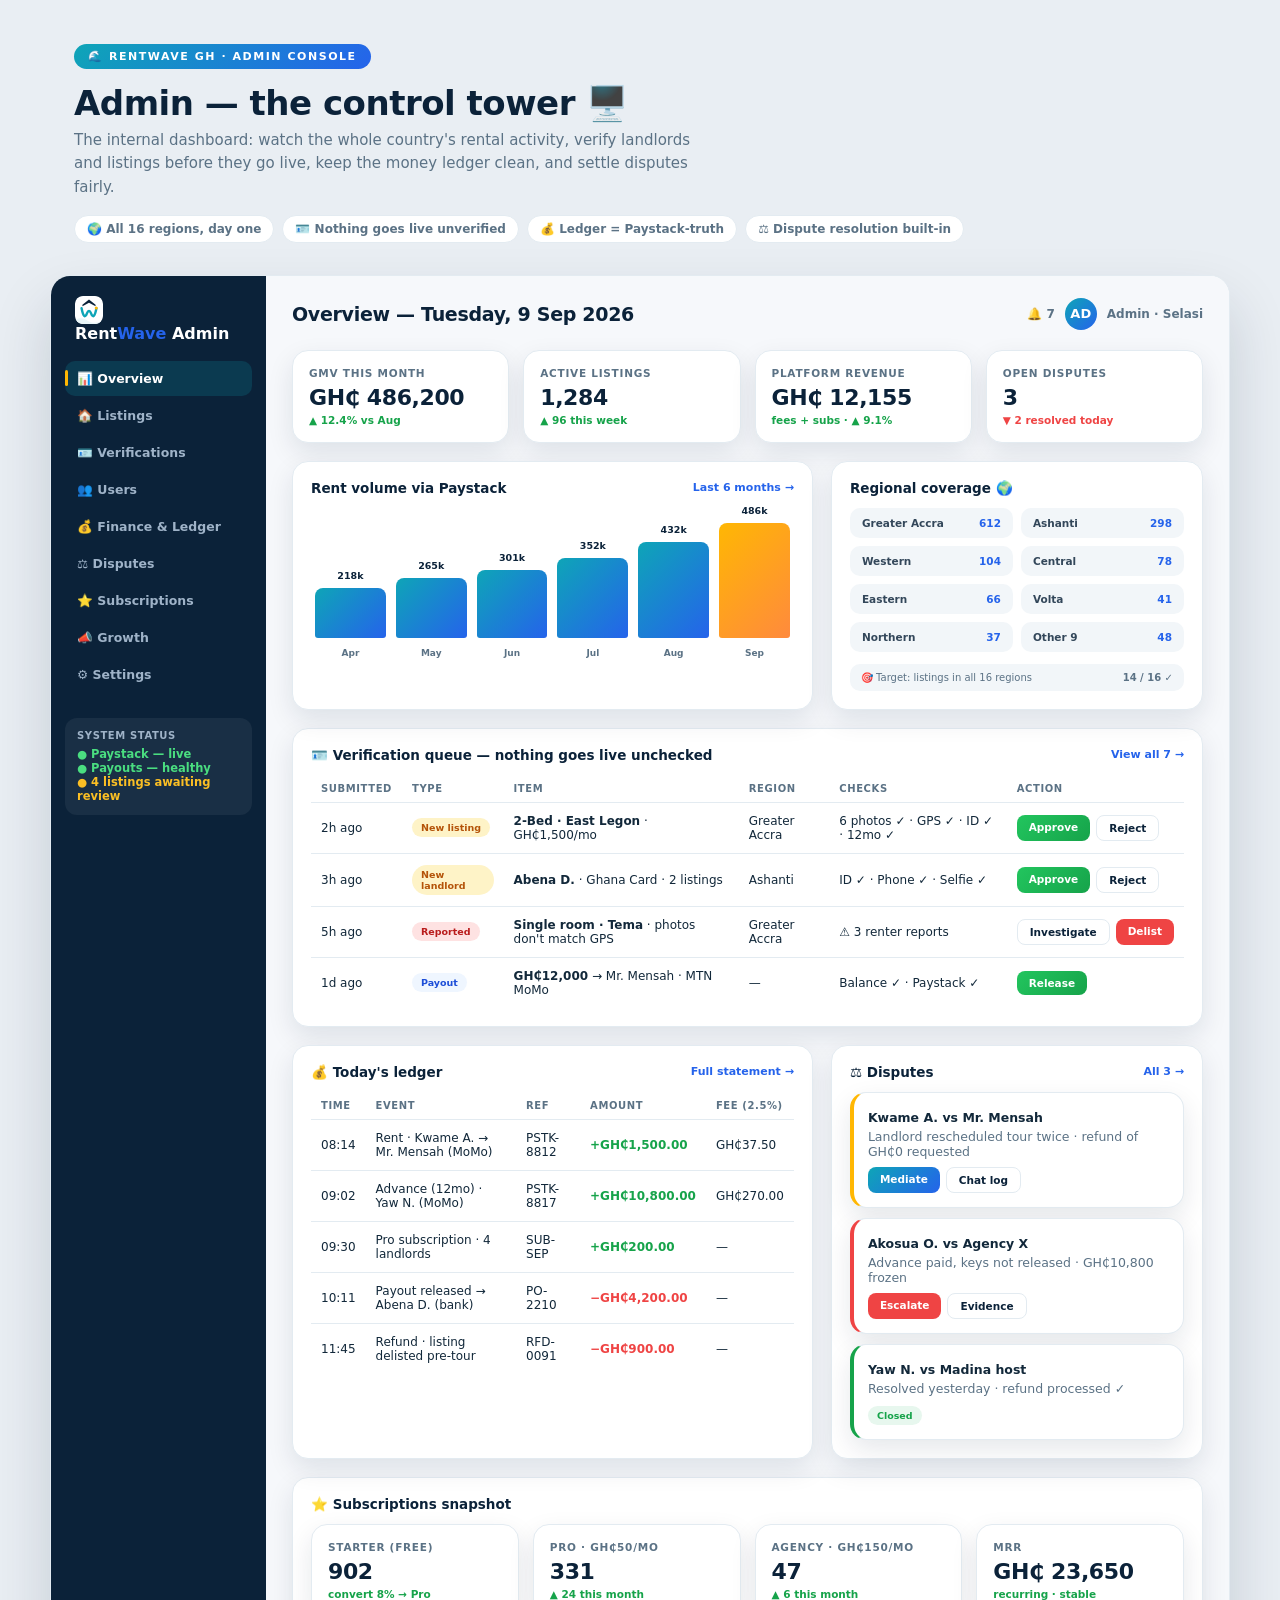
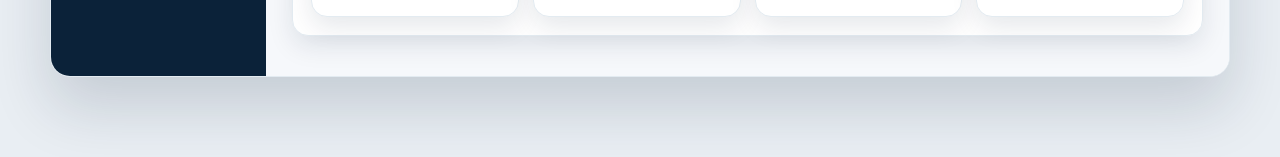
<file: mockups/admin.html>
<!DOCTYPE html>
<html lang="en">
<head>
<meta charset="UTF-8"><meta name="viewport" content="width=device-width,initial-scale=1">
<title>RentWave GH — Admin Console Mockup</title>
<link rel="stylesheet" href="rentwave.css">
</head>
<body>

<header class="page-head">
  <span class="eyebrow">🌊 RentWave GH · Admin Console</span>
  <h1>Admin — the control tower 🖥️</h1>
  <p>The internal dashboard: watch the whole country's rental activity, verify landlords and listings before they go live, keep the money ledger clean, and settle disputes fairly.</p>
  <div class="legend">
    <span>🌍 All 16 regions, day one</span>
    <span>🪪 Nothing goes live unverified</span>
    <span>💰 Ledger = Paystack-truth</span>
    <span>⚖️ Dispute resolution built-in</span>
  </div>
</header>

<div class="awrap">
  <!-- SIDEBAR -->
  <aside class="side">
    <span class="brand"><img src="logo-b-wave-w.svg" alt="" style="width:28px;height:28px;border-radius:8px;vertical-align:-8px;margin-right:8px">Rent<b>Wave</b> Admin</span>
    <a class="active">📊 Overview</a>
    <a>🏠 Listings</a>
    <a>🪪 Verifications</a>
    <a>👥 Users</a>
    <a>💰 Finance &amp; Ledger</a>
    <a>⚖️ Disputes</a>
    <a>⭐ Subscriptions</a>
    <a>📣 Growth</a>
    <a>⚙️ Settings</a>
    <div style="margin-top:26px;background:rgba(255,255,255,.06);border-radius:12px;padding:12px">
      <div style="color:#9fb3c8;font-size:10px;font-weight:800;text-transform:uppercase;letter-spacing:.06em">System status</div>
      <div style="color:#4ade80;font-size:11.5px;font-weight:700;margin-top:6px">● Paystack — live</div>
      <div style="color:#4ade80;font-size:11.5px;font-weight:700">● Payouts — healthy</div>
      <div style="color:#fbbf24;font-size:11.5px;font-weight:700">● 4 listings awaiting review</div>
    </div>
  </aside>

  <!-- MAIN -->
  <main class="main">
    <div class="topnav">
      <h2>Overview — Tuesday, 9 Sep 2026</h2>
      <div class="who"><span>🔔 7</span> <div class="avatar">AD</div> <span>Admin · Selasi</span></div>
    </div>

    <!-- KPI ROW -->
    <div class="grid4">
      <div class="statcard"><div class="l">GMV this month</div><div class="v">GH₵ 486,200</div><div class="delta up">▲ 12.4% vs Aug</div></div>
      <div class="statcard"><div class="l">Active listings</div><div class="v">1,284</div><div class="delta up">▲ 96 this week</div></div>
      <div class="statcard"><div class="l">Platform revenue</div><div class="v">GH₵ 12,155</div><div class="delta up">fees + subs · ▲ 9.1%</div></div>
      <div class="statcard"><div class="l">Open disputes</div><div class="v">3</div><div class="delta dn">▼ 2 resolved today</div></div>
    </div>

    <!-- CHART + REGIONS -->
    <div class="two">
      <div class="panel">
        <h3>Rent volume via Paystack <span class="lnk">Last 6 months →</span></h3>
        <div class="chart">
          <div class="bar" style="height:38%"><b>218k</b><span>Apr</span></div>
          <div class="bar" style="height:46%"><b>265k</b><span>May</span></div>
          <div class="bar" style="height:52%"><b>301k</b><span>Jun</span></div>
          <div class="bar" style="height:61%"><b>352k</b><span>Jul</span></div>
          <div class="bar" style="height:74%"><b>432k</b><span>Aug</span></div>
          <div class="bar" style="height:88%;background:linear-gradient(135deg,#ffb703,#ff8a3d)"><b>486k</b><span>Sep</span></div>
        </div>
        <div style="height:22px"></div>
      </div>
      <div class="panel">
        <h3>Regional coverage 🌍</h3>
        <div class="regiongrid">
          <div class="r">Greater Accra <b>612</b></div>
          <div class="r">Ashanti <b>298</b></div>
          <div class="r">Western <b>104</b></div>
          <div class="r">Central <b>78</b></div>
          <div class="r">Eastern <b>66</b></div>
          <div class="r">Volta <b>41</b></div>
          <div class="r">Northern <b>37</b></div>
          <div class="r">Other 9 <b>48</b></div>
        </div>
        <div class="feerow" style="margin-top:12px"><span>🎯 Target: listings in all 16 regions</span><b>14 / 16 ✓</b></div>
      </div>
    </div>

    <!-- MODERATION QUEUE -->
    <div class="panel">
      <h3>🪪 Verification queue — nothing goes live unchecked <span class="lnk">View all 7 →</span></h3>
      <table class="t">
        <tr><th>Submitted</th><th>Type</th><th>Item</th><th>Region</th><th>Checks</th><th>Action</th></tr>
        <tr>
          <td>2h ago</td><td><span class="pill warn">New listing</span></td><td><b>2-Bed · East Legon</b> · GH₵1,500/mo</td><td>Greater Accra</td><td>6 photos ✓ · GPS ✓ · ID ✓ · 12mo ✓</td>
          <td><div class="ract"><span class="btn ok">Approve</span><span class="btn ghost">Reject</span></div></td>
        </tr>
        <tr>
          <td>3h ago</td><td><span class="pill warn">New landlord</span></td><td><b>Abena D.</b> · Ghana Card · 2 listings</td><td>Ashanti</td><td>ID ✓ · Phone ✓ · Selfie ✓</td>
          <td><div class="ract"><span class="btn ok">Approve</span><span class="btn ghost">Reject</span></div></td>
        </tr>
        <tr>
          <td>5h ago</td><td><span class="pill bad">Reported</span></td><td><b>Single room · Tema</b> · photos don't match GPS</td><td>Greater Accra</td><td>⚠ 3 renter reports</td>
          <td><div class="ract"><span class="btn ghost">Investigate</span><span class="btn" style="background:var(--bad)">Delist</span></div></td>
        </tr>
        <tr>
          <td>1d ago</td><td><span class="pill" style="background:#eff6ff;color:#1d4ed8">Payout</span></td><td><b>GH₵12,000</b> → Mr. Mensah · MTN MoMo</td><td>—</td><td>Balance ✓ · Paystack ✓</td>
          <td><div class="ract"><span class="btn ok">Release</span></div></td>
        </tr>
      </table>
    </div>

    <!-- LEDGER + DISPUTES -->
    <div class="two">
      <div class="panel">
        <h3>💰 Today's ledger <span class="lnk">Full statement →</span></h3>
        <table class="t">
          <tr><th>Time</th><th>Event</th><th>Ref</th><th>Amount</th><th>Fee (2.5%)</th></tr>
          <tr><td>08:14</td><td>Rent · Kwame A. → Mr. Mensah (MoMo)</td><td>PSTK-8812</td><td><b style="color:var(--ok)">+GH₵1,500.00</b></td><td>GH₵37.50</td></tr>
          <tr><td>09:02</td><td>Advance (12mo) · Yaw N. (MoMo)</td><td>PSTK-8817</td><td><b style="color:var(--ok)">+GH₵10,800.00</b></td><td>GH₵270.00</td></tr>
          <tr><td>09:30</td><td>Pro subscription · 4 landlords</td><td>SUB-SEP</td><td><b style="color:var(--ok)">+GH₵200.00</b></td><td>—</td></tr>
          <tr><td>10:11</td><td>Payout released → Abena D. (bank)</td><td>PO-2210</td><td><b style="color:var(--bad)">−GH₵4,200.00</b></td><td>—</td></tr>
          <tr><td>11:45</td><td>Refund · listing delisted pre-tour</td><td>RFD-0091</td><td><b style="color:var(--bad)">−GH₵900.00</b></td><td>—</td></tr>
        </table>
      </div>
      <div class="panel">
        <h3>⚖️ Disputes <span class="lnk">All 3 →</span></h3>
        <div class="card" style="margin:0 0 10px;border-left:4px solid var(--sand)">
          <b style="font-size:12.5px">Kwame A. vs Mr. Mensah</b>
          <div class="sub" style="margin:3px 0 8px">Landlord rescheduled tour twice · refund of GH₵0 requested</div>
          <div class="ract"><span class="btn sm">Mediate</span><span class="btn sm ghost">Chat log</span></div>
        </div>
        <div class="card" style="margin:0 0 10px;border-left:4px solid var(--bad)">
          <b style="font-size:12.5px">Akosua O. vs Agency X</b>
          <div class="sub" style="margin:3px 0 8px">Advance paid, keys not released · GH₵10,800 frozen</div>
          <div class="ract"><span class="btn sm" style="background:var(--bad)">Escalate</span><span class="btn sm ghost">Evidence</span></div>
        </div>
        <div class="card" style="margin:0;border-left:4px solid var(--ok)">
          <b style="font-size:12.5px">Yaw N. vs Madina host</b>
          <div class="sub" style="margin:3px 0 8px">Resolved yesterday · refund processed ✓</div>
          <span class="pill ok">Closed</span>
        </div>
      </div>
    </div>

    <!-- SUBSCRIPTIONS SNAPSHOT -->
    <div class="panel">
      <h3>⭐ Subscriptions snapshot</h3>
      <div class="grid4" style="margin-bottom:0">
        <div class="statcard"><div class="l">Starter (free)</div><div class="v">902</div><div class="delta up">convert 8% → Pro</div></div>
        <div class="statcard"><div class="l">Pro · GH₵50/mo</div><div class="v">331</div><div class="delta up">▲ 24 this month</div></div>
        <div class="statcard"><div class="l">Agency · GH₵150/mo</div><div class="v">47</div><div class="delta up">▲ 6 this month</div></div>
        <div class="statcard"><div class="l">MRR</div><div class="v">GH₵ 23,650</div><div class="delta up">recurring · stable</div></div>
      </div>
    </div>

  </main>
</div>

</body>
</html>
</file>
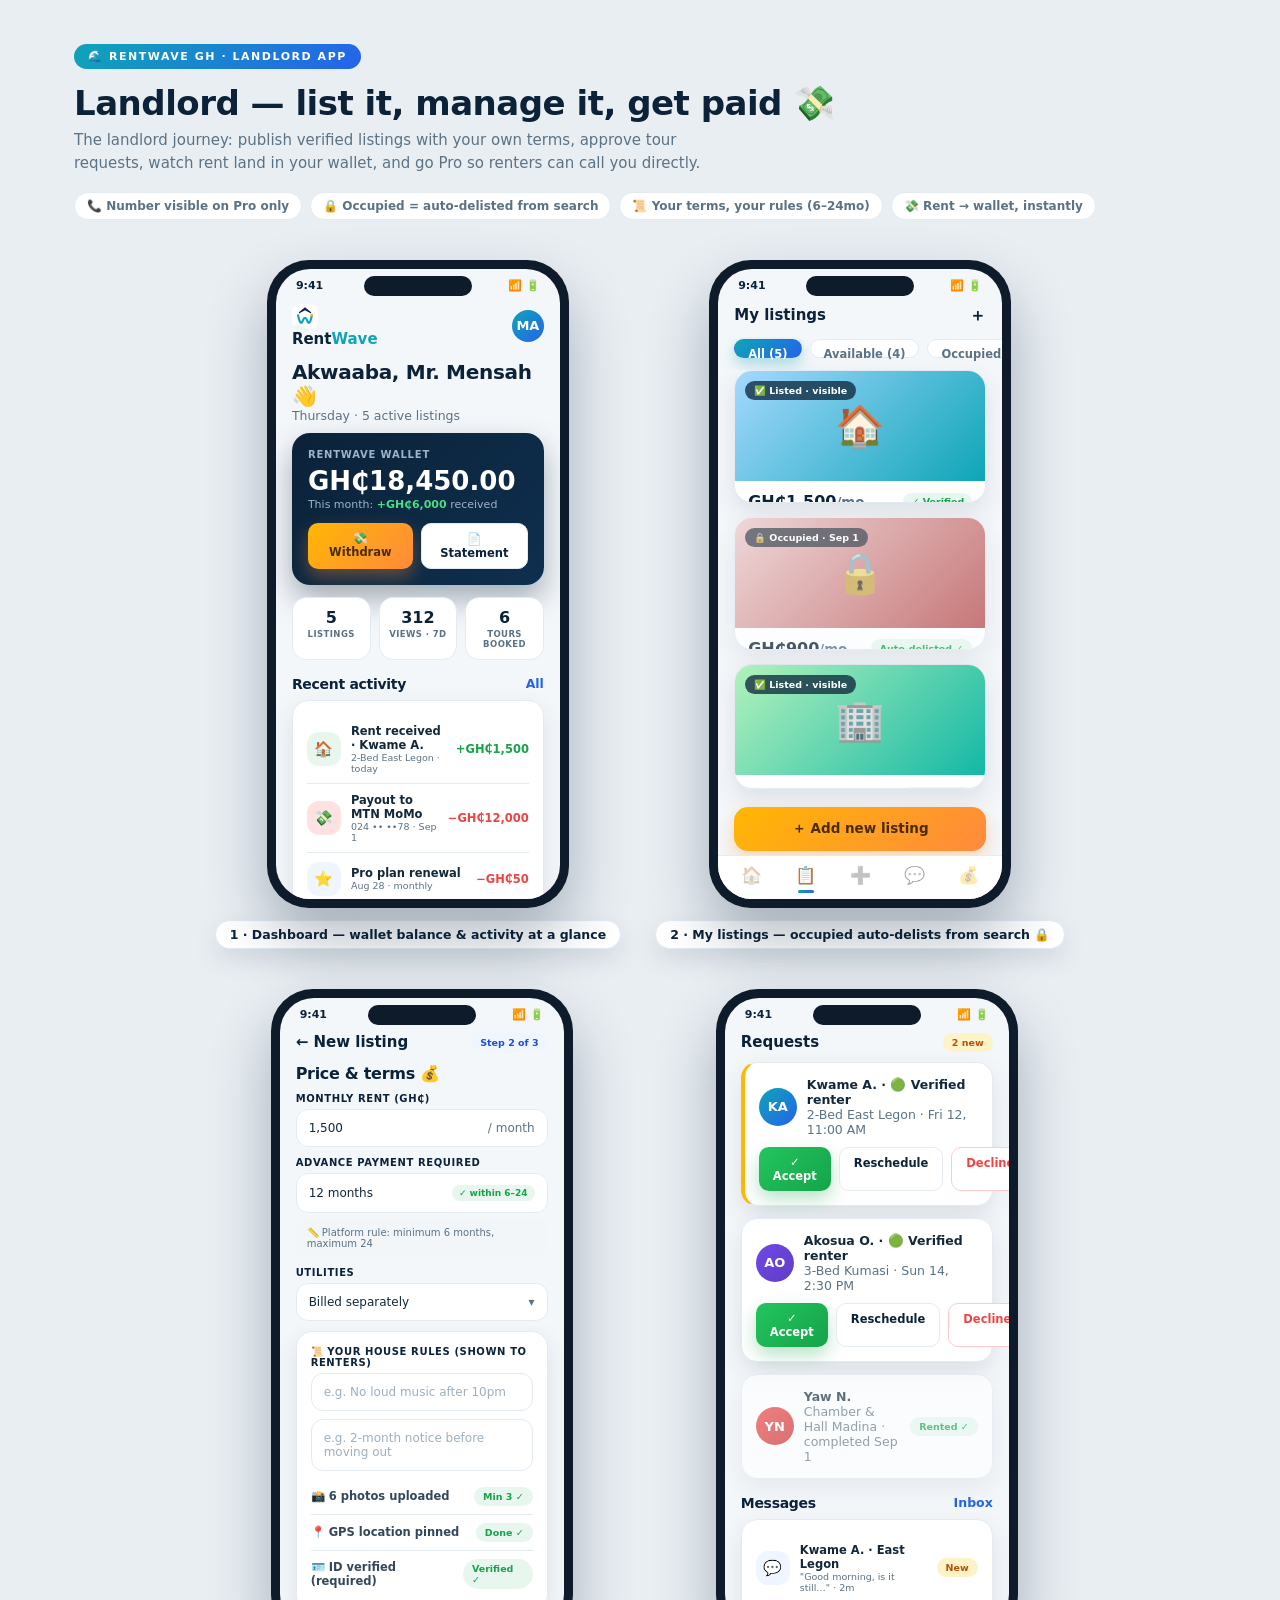
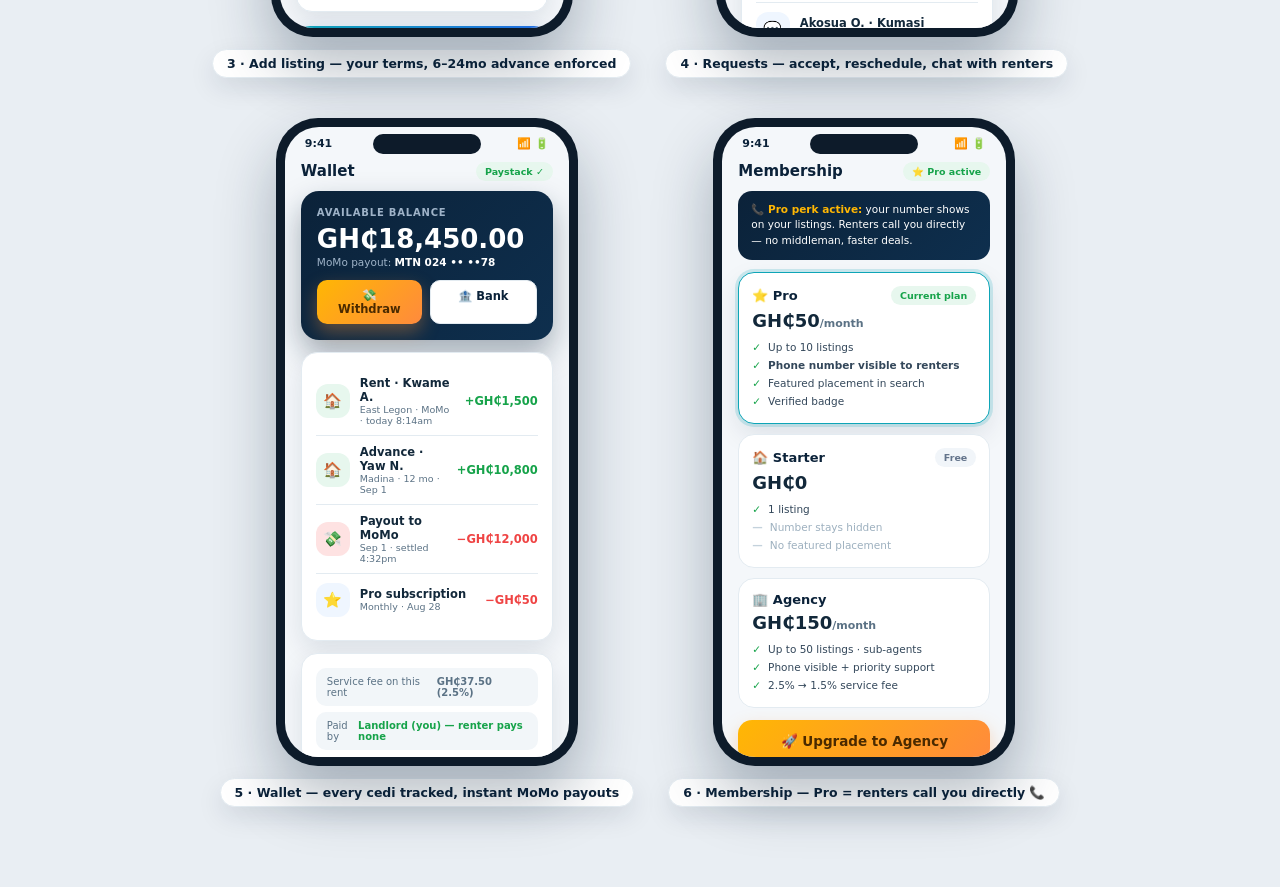
<file: mockups/landlord.html>
<!DOCTYPE html>
<html lang="en">
<head>
<meta charset="UTF-8"><meta name="viewport" content="width=device-width,initial-scale=1">
<title>RentWave GH — Landlord App Mockup</title>
<link rel="stylesheet" href="rentwave.css">
</head>
<body>

<header class="page-head">
  <span class="eyebrow">🌊 RentWave GH · Landlord App</span>
  <h1>Landlord — list it, manage it, get paid 💸</h1>
  <p>The landlord journey: publish verified listings with your own terms, approve tour requests, watch rent land in your wallet, and go Pro so renters can call you directly.</p>
  <div class="legend">
    <span>📞 Number visible on Pro only</span>
    <span>🔒 Occupied = auto-delisted from search</span>
    <span>📜 Your terms, your rules (6–24mo)</span>
    <span>💸 Rent → wallet, instantly</span>
  </div>
</header>

<div class="stage">

<!-- ═══ SCREEN 1: DASHBOARD + WALLET ═══ -->
<div class="shot">
  <div class="phone"><div class="phone-inner">
    <div class="notch"></div>
    <div class="statusbar"><span>9:41</span><span>📶 🔋</span></div>
    <div class="topbar">
      <div class="logo"><img src="logo-b-wave-w.svg" alt="" style="width:26px;height:26px;border-radius:8px;vertical-align:-7px;margin-right:7px">Rent<b>Wave</b></div>
      <div class="avatar">MA</div>
    </div>
    <div style="padding:2px 16px 10px">
      <div class="h-xl">Akwaaba, Mr. Mensah 👋</div>
      <div class="sub">Thursday · 5 active listings</div>
    </div>
    <div style="margin:0 16px 12px;background:linear-gradient(135deg,#0b2239,#0e2f4e);border-radius:18px;padding:16px;color:#fff;box-shadow:0 14px 30px rgba(11,34,57,.35)">
      <div style="font-size:10px;font-weight:800;letter-spacing:.08em;text-transform:uppercase;color:#9fb3c8">RentWave Wallet</div>
      <div style="font-size:26px;font-weight:800;margin:6px 0 2px">GH₵18,450.00</div>
      <div style="font-size:11px;color:#9fb3c8">This month: <b style="color:#4ade80">+GH₵6,000</b> received</div>
      <div style="display:flex;gap:8px;margin-top:12px">
        <span class="btn sm gold" style="flex:1">💸 Withdraw</span>
        <span class="btn sm ghost" style="flex:1">📄 Statement</span>
      </div>
    </div>
    <div class="statgrid">
      <div class="s"><div class="n">5</div><div class="l">Listings</div></div>
      <div class="s"><div class="n">312</div><div class="l">Views · 7d</div></div>
      <div class="s"><div class="n">6</div><div class="l">Tours booked</div></div>
    </div>
    <div class="sect"><span class="h-xl" style="font-size:14px">Recent activity</span><span class="sub bold" style="color:var(--wave2)">All</span></div>
    <div class="card">
      <div class="txn"><div class="wallicon wi-in">🏠</div><div><div class="t">Rent received · Kwame A.</div><div class="d">2-Bed East Legon · today</div></div><div class="amt plus">+GH₵1,500</div></div>
      <div class="txn"><div class="wallicon wi-out">💸</div><div><div class="t">Payout to MTN MoMo</div><div class="d">024 •• ••78 · Sep 1</div></div><div class="amt minus">−GH₵12,000</div></div>
      <div class="txn"><div class="wallicon wi-sub">⭐</div><div><div class="t">Pro plan renewal</div><div class="d">Aug 28 · monthly</div></div><div class="amt minus">−GH₵50</div></div>
    </div>
    <div class="bnav">
      <a class="active">🏠</a><a>📋</a><a>➕</a><a>💬</a><a>💰</a>
    </div>
  </div></div>
  <div class="cap">1 · Dashboard — wallet balance &amp; activity at a glance</div>
</div>

<!-- ═══ SCREEN 2: MY LISTINGS (occupied auto-delist) ═══ -->
<div class="shot">
  <div class="phone"><div class="phone-inner">
    <div class="notch"></div>
    <div class="statusbar"><span>9:41</span><span>📶 🔋</span></div>
    <div class="topbar">
      <div class="logo">My listings</div>
      <div style="font-weight:800;font-size:17px;color:var(--navy)">＋</div>
    </div>
    <div class="chips">
      <span class="chip on">All (5)</span>
      <span class="chip">Available (4)</span>
      <span class="chip">Occupied (1)</span>
    </div>
    <div class="lcard">
      <div class="thumb t1"><span>🏠</span><span class="tag">✅ Listed · visible</span></div>
      <div class="lbody">
        <div class="row"><span class="price">GH₵1,500<small>/mo</small></span><span class="vbadge">✓ Verified</span></div>
        <div class="bold" style="font-size:13px;margin-top:2px">2-Bedroom · East Legon</div>
        <div class="meta">👁 312 views · 📅 6 tours · 1 pending request</div>
      </div>
    </div>
    <div class="lcard" style="opacity:.75">
      <div class="thumb t5" style="filter:grayscale(.4)"><span>🔒</span><span class="tag">🔒 Occupied · Sep 1</span></div>
      <div class="lbody">
        <div class="row"><span class="price">GH₵900<small>/mo</small></span><span class="pill ok">Auto-delisted ✓</span></div>
        <div class="bold" style="font-size:13px;margin-top:2px">Chamber &amp; Hall · Madina</div>
        <div class="meta">Removed from search — renters can't book it</div>
      </div>
    </div>
    <div class="lcard">
      <div class="thumb t3"><span>🏢</span><span class="tag">✅ Listed · visible</span></div>
      <div class="lbody">
        <div class="row"><span class="price">GH₵2,400<small>/mo</small></span><span class="vbadge">✓ Verified</span></div>
        <div class="bold" style="font-size:13px;margin-top:2px">3-Bedroom · Ahodwo, Kumasi</div>
        <div class="meta">👁 189 views · 📅 3 tours</div>
      </div>
    </div>
    <div style="padding:4px 16px"><a class="btn gold">＋ Add new listing</a></div>
    <div class="bnav">
      <a>🏠</a><a class="active">📋</a><a>➕</a><a>💬</a><a>💰</a>
    </div>
  </div></div>
  <div class="cap">2 · My listings — occupied auto-delists from search 🔒</div>
</div>

<!-- ═══ SCREEN 3: ADD LISTING (terms + 6–24mo rule) ═══ -->
<div class="shot">
  <div class="phone"><div class="phone-inner">
    <div class="notch"></div>
    <div class="statusbar"><span>9:41</span><span>📶 🔋</span></div>
    <div class="topbar">
      <div class="logo">← New listing</div>
      <span class="pill" style="background:#eff6ff;color:#1d4ed8">Step 2 of 3</span>
    </div>
    <div style="padding:2px 16px 0"><div class="h-xl" style="font-size:16px">Price &amp; terms 💰</div></div>
    <div style="padding:0 16px">
      <label class="label">Monthly rent (GH₵)</label>
      <div class="input"><span>1,500</span><span class="mut">/ month</span></div>
      <label class="label">Advance payment required</label>
      <div class="input"><span>12 months</span><span class="mins">✓ within 6–24</span></div>
      <div class="feerow" style="margin-top:6px"><span>📏 Platform rule: minimum 6 months, maximum 24</span></div>
      <label class="label">Utilities</label>
      <div class="input"><span>Billed separately</span><span class="mut">▾</span></div>
    </div>
    <div style="padding:10px 16px 0"><div class="card" style="margin:0">
      <label class="label" style="margin-top:0">📜 Your house rules (shown to renters)</label>
      <div class="input" style="margin-bottom:8px"><span class="ph">e.g. No loud music after 10pm</span></div>
      <div class="input" style="margin-bottom:8px"><span class="ph">e.g. 2-month notice before moving out</span></div>
      <div class="frow"><span>📸 6 photos uploaded</span><span class="pill ok">Min 3 ✓</span></div>
      <div class="frow"><span>📍 GPS location pinned</span><span class="pill ok">Done ✓</span></div>
      <div class="frow"><span>🪪 ID verified (required)</span><span class="pill ok">Verified ✓</span></div>
    </div></div>
    <div class="btnrow"><a class="btn">Preview listing →</a></div>
    <div class="locknote">✅ Listings go live after admin verification (~2 hours)</div>
  </div></div>
  <div class="cap">3 · Add listing — your terms, 6–24mo advance enforced</div>
</div>

<!-- ═══ SCREEN 4: TOUR REQUESTS INBOX ═══ -->
<div class="shot">
  <div class="phone"><div class="phone-inner">
    <div class="notch"></div>
    <div class="statusbar"><span>9:41</span><span>📶 🔋</span></div>
    <div class="topbar">
      <div class="logo">Requests</div>
      <span class="pill warn">2 new</span>
    </div>
    <div class="card" style="border-left:4px solid var(--sand)">
      <div style="display:flex;gap:10px;align-items:center">
        <div class="avatar" style="width:38px;height:38px">KA</div>
        <div style="flex:1"><div class="bold" style="font-size:12.5px">Kwame A. · 🟢 Verified renter</div><div class="sub">2-Bed East Legon · Fri 12, 11:00 AM</div></div>
      </div>
      <div style="display:flex;gap:8px;margin-top:10px">
        <a class="btn sm ok" style="flex:1">✓ Accept</a>
        <a class="btn sm ghost" style="flex:1">Reschedule</a>
        <a class="btn sm ghost" style="flex:1;color:var(--bad);border-color:#fecaca">Decline</a>
      </div>
    </div>
    <div class="card">
      <div style="display:flex;gap:10px;align-items:center">
        <div class="avatar" style="width:38px;height:38px;background:linear-gradient(135deg,#7048e8,#5f3dc4)">AO</div>
        <div style="flex:1"><div class="bold" style="font-size:12.5px">Akosua O. · 🟢 Verified renter</div><div class="sub">3-Bed Kumasi · Sun 14, 2:30 PM</div></div>
      </div>
      <div style="display:flex;gap:8px;margin-top:10px">
        <a class="btn sm ok" style="flex:1">✓ Accept</a>
        <a class="btn sm ghost" style="flex:1">Reschedule</a>
        <a class="btn sm ghost" style="flex:1;color:var(--bad);border-color:#fecaca">Decline</a>
      </div>
    </div>
    <div class="card" style="opacity:.65">
      <div style="display:flex;gap:10px;align-items:center">
        <div class="avatar" style="width:38px;height:38px;background:linear-gradient(135deg,#f03e3e,#c92a2a)">YN</div>
        <div style="flex:1"><div class="bold" style="font-size:12.5px">Yaw N.</div><div class="sub">Chamber &amp; Hall Madina · completed Sep 1</div></div>
        <span class="pill ok">Rented ✓</span>
      </div>
    </div>
    <div class="sect"><span class="h-xl" style="font-size:14px">Messages</span><span class="sub bold" style="color:var(--wave2)">Inbox</span></div>
    <div class="card">
      <div class="txn"><div class="wallicon wi-sub">💬</div><div><div class="t">Kwame A. · East Legon</div><div class="d">"Good morning, is it still…" · 2m</div></div><span class="pill warn">New</span></div>
      <div class="txn"><div class="wallicon wi-sub">💬</div><div><div class="t">Akosua O. · Kumasi</div><div class="d">"Can I see the kitchen…" · 1h</div></div></div>
    </div>
    <div class="bnav">
      <a>🏠</a><a>📋</a><a>➕</a><a class="active">💬</a><a>💰</a>
    </div>
  </div></div>
  <div class="cap">4 · Requests — accept, reschedule, chat with renters</div>
</div>

<!-- ═══ SCREEN 5: WALLET & PAYOUTS ═══ -->
<div class="shot">
  <div class="phone"><div class="phone-inner">
    <div class="notch"></div>
    <div class="statusbar"><span>9:41</span><span>📶 🔋</span></div>
    <div class="topbar">
      <div class="logo">Wallet</div>
      <span class="pill ok">Paystack ✓</span>
    </div>
    <div style="margin:0 16px 12px;background:linear-gradient(135deg,#0b2239,#0e2f4e);border-radius:18px;padding:16px;color:#fff;box-shadow:0 14px 30px rgba(11,34,57,.35)">
      <div style="font-size:10px;font-weight:800;letter-spacing:.08em;text-transform:uppercase;color:#9fb3c8">Available balance</div>
      <div style="font-size:26px;font-weight:800;margin:6px 0 2px">GH₵18,450.00</div>
      <div style="font-size:10.5px;color:#9fb3c8">MoMo payout: <b style="color:#fff">MTN 024 •• ••78</b></div>
      <div style="display:flex;gap:8px;margin-top:12px">
        <span class="btn sm gold" style="flex:1">💸 Withdraw</span>
        <span class="btn sm ghost" style="flex:1">🏦 Bank</span>
      </div>
    </div>
    <div class="card">
      <div class="txn"><div class="wallicon wi-in">🏠</div><div><div class="t">Rent · Kwame A.</div><div class="d">East Legon · MoMo · today 8:14am</div></div><div class="amt plus">+GH₵1,500</div></div>
      <div class="txn"><div class="wallicon wi-in">🏠</div><div><div class="t">Advance · Yaw N.</div><div class="d">Madina · 12 mo · Sep 1</div></div><div class="amt plus">+GH₵10,800</div></div>
      <div class="txn"><div class="wallicon wi-out">💸</div><div><div class="t">Payout to MoMo</div><div class="d">Sep 1 · settled 4:32pm</div></div><div class="amt minus">−GH₵12,000</div></div>
      <div class="txn"><div class="wallicon wi-sub">⭐</div><div><div class="t">Pro subscription</div><div class="d">Monthly · Aug 28</div></div><div class="amt minus">−GH₵50</div></div>
    </div>
    <div class="card">
      <div class="feerow" style="margin:0 0 6px"><span>Service fee on this rent</span><b>GH₵37.50 (2.5%)</b></div>
      <div class="feerow" style="margin:0"><span>Paid by</span><b style="color:var(--ok)">Landlord (you) — renter pays none</b></div>
    </div>
    <div class="bnav">
      <a>🏠</a><a>📋</a><a>➕</a><a>💬</a><a class="active">💰</a>
    </div>
  </div></div>
  <div class="cap">5 · Wallet — every cedi tracked, instant MoMo payouts</div>
</div>

<!-- ═══ SCREEN 6: GO PRO (SUBSCRIPTION) ═══ -->
<div class="shot">
  <div class="phone"><div class="phone-inner">
    <div class="notch"></div>
    <div class="statusbar"><span>9:41</span><span>📶 🔋</span></div>
    <div class="topbar">
      <div class="logo">Membership</div>
      <span class="pill ok">⭐ Pro active</span>
    </div>
    <div class="perk">
      <b>📞 Pro perk active:</b> your number shows on your listings. Renters call you directly — no middleman, faster deals.
    </div>
    <div class="tier hot">
      <div class="tname">⭐ Pro <span class="pill ok">Current plan</span></div>
      <div class="tp">GH₵50<small style="color:var(--mut);font-size:11px">/month</small></div>
      <ul>
        <li>Up to 10 listings</li>
        <li><b>Phone number visible to renters</b></li>
        <li>Featured placement in search</li>
        <li>Verified badge</li>
      </ul>
    </div>
    <div class="tier">
      <div class="tname">🏠 Starter <span class="pill off">Free</span></div>
      <div class="tp">GH₵0</div>
      <ul>
        <li>1 listing</li>
        <li class="no">Number stays hidden</li>
        <li class="no">No featured placement</li>
      </ul>
    </div>
    <div class="tier">
      <div class="tname">🏢 Agency</div>
      <div class="tp">GH₵150<small style="color:var(--mut);font-size:11px">/month</small></div>
      <ul>
        <li>Up to 50 listings · sub-agents</li>
        <li>Phone visible + priority support</li>
        <li>2.5% → 1.5% service fee</li>
      </ul>
    </div>
    <div style="padding:2px 16px"><a class="btn gold">🚀 Upgrade to Agency</a></div>
    <div class="locknote">💳 Pay with MoMo or card · cancel anytime</div>
  </div></div>
  <div class="cap">6 · Membership — Pro = renters call you directly 📞</div>
</div>

</div>
</body>
</html>
</file>
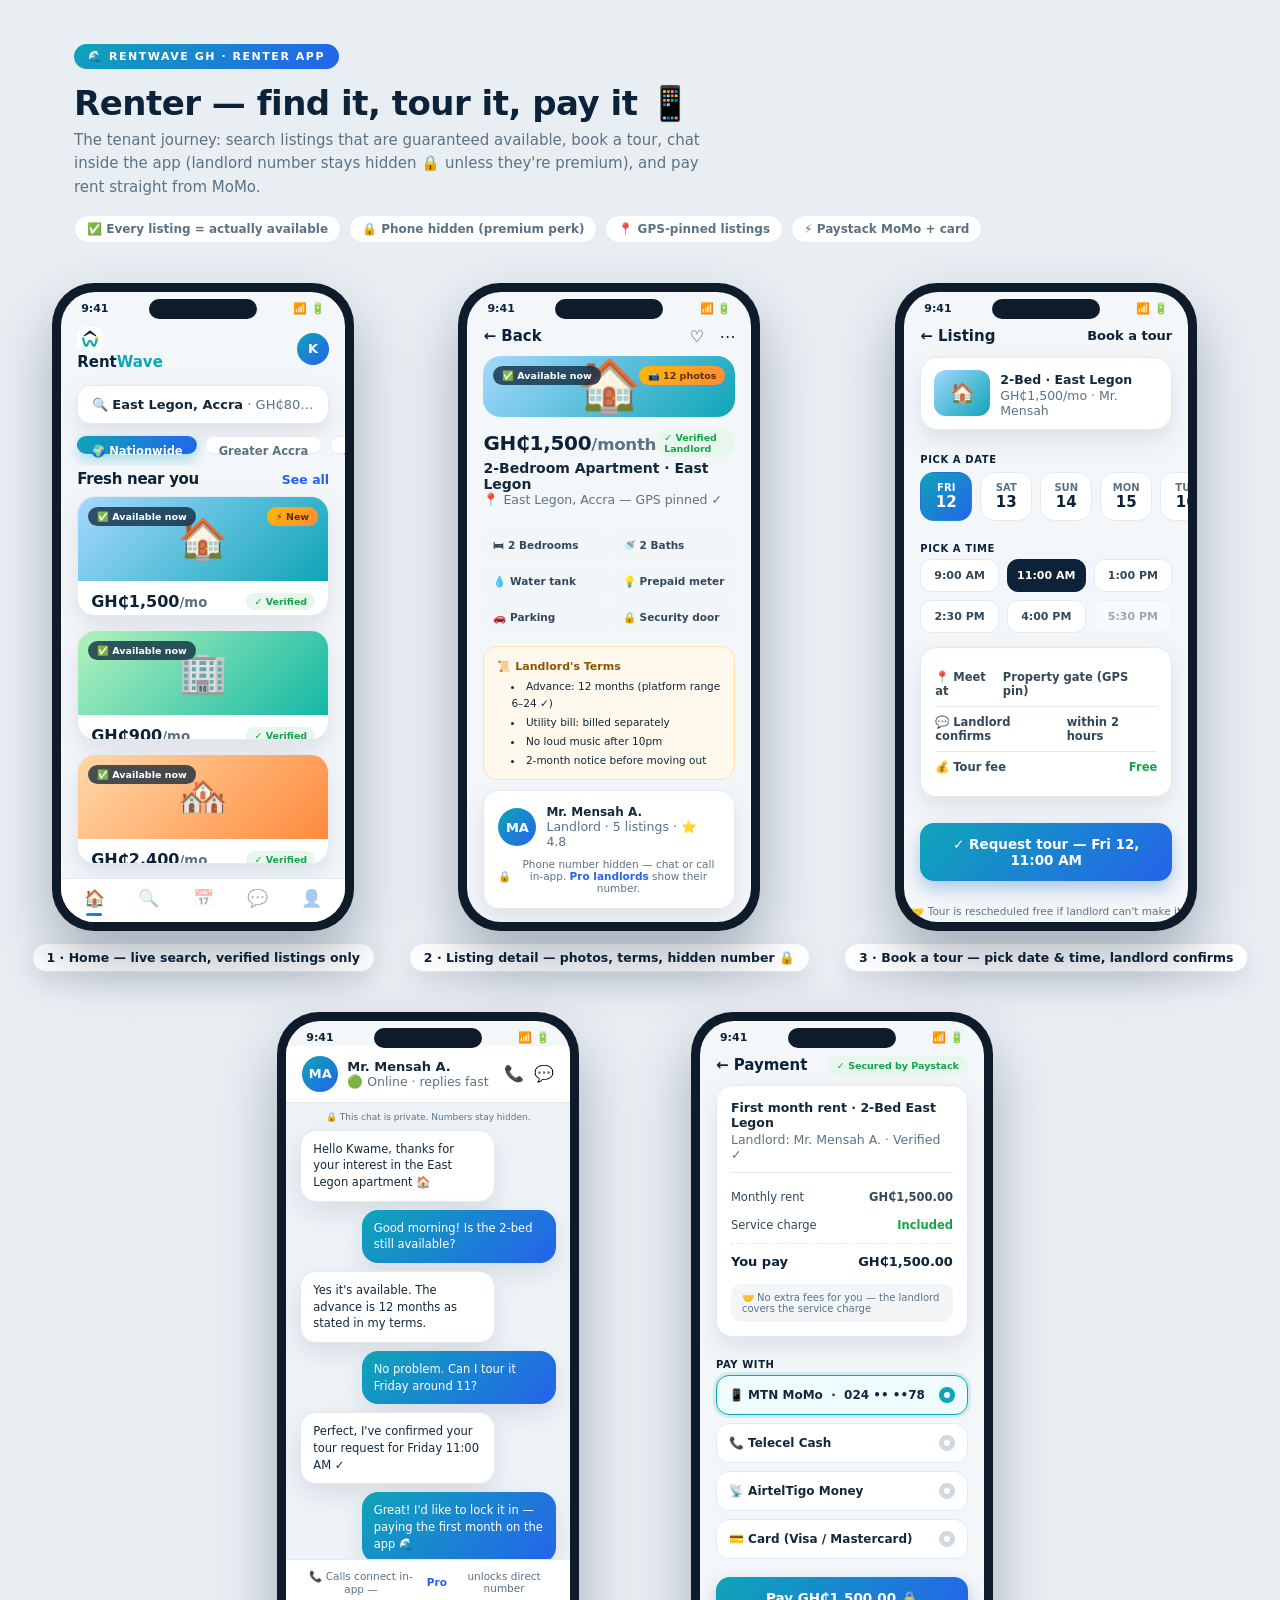
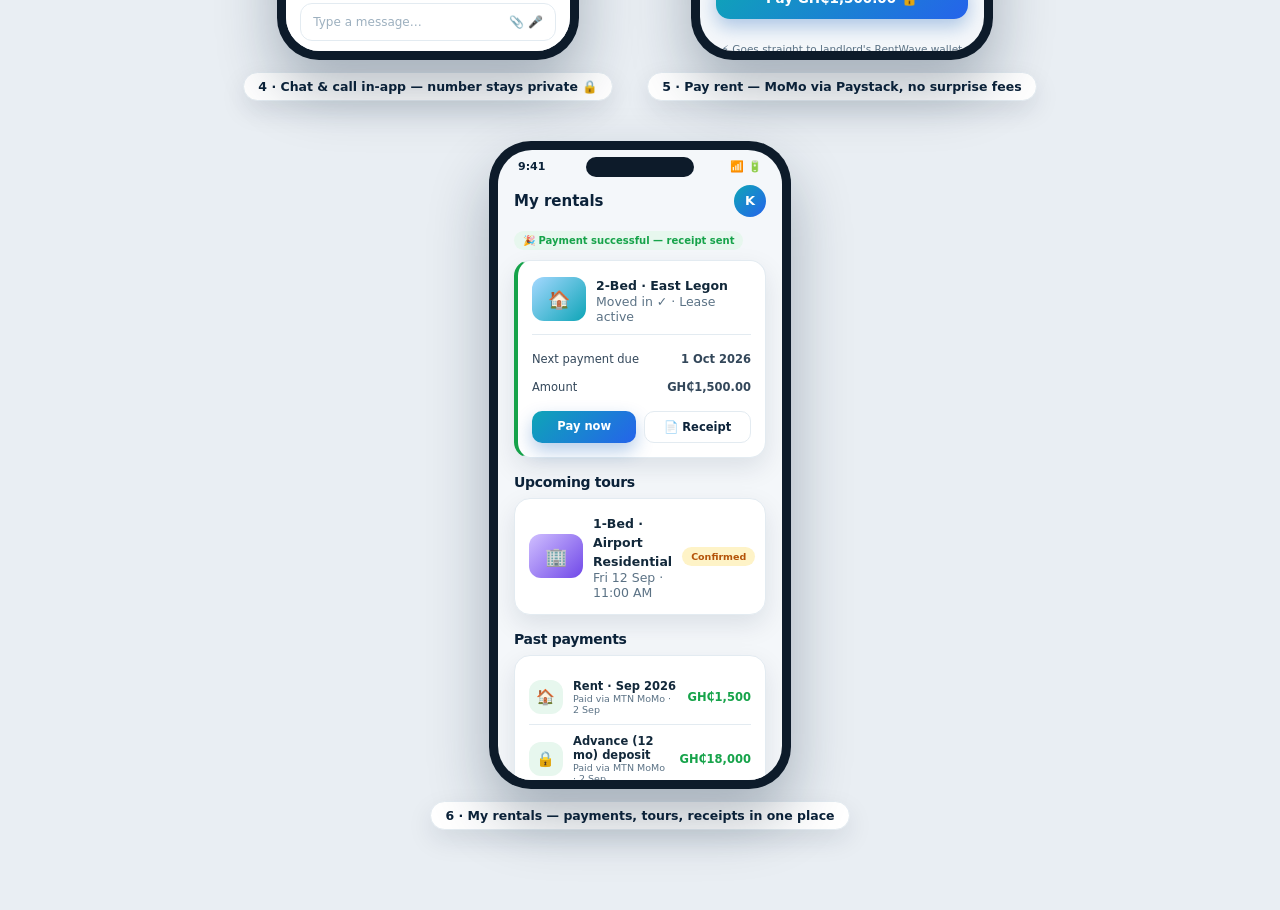
<file: mockups/renter.html>
<!DOCTYPE html>
<html lang="en">
<head>
<meta charset="UTF-8"><meta name="viewport" content="width=device-width,initial-scale=1">
<title>RentWave GH — Renter App Mockup</title>
<link rel="stylesheet" href="rentwave.css">
</head>
<body>

<header class="page-head">
  <span class="eyebrow">🌊 RentWave GH · Renter App</span>
  <h1>Renter — find it, tour it, pay it 📱</h1>
  <p>The tenant journey: search listings that are guaranteed available, book a tour, chat inside the app (landlord number stays hidden 🔒 unless they're premium), and pay rent straight from MoMo.</p>
  <div class="legend">
    <span>✅ Every listing = actually available</span>
    <span>🔒 Phone hidden (premium perk)</span>
    <span>📍 GPS-pinned listings</span>
    <span>⚡ Paystack MoMo + card</span>
  </div>
</header>

<div class="stage">

<!-- ═══ SCREEN 1: HOME / SEARCH ═══ -->
<div class="shot">
  <div class="phone"><div class="phone-inner">
    <div class="notch"></div>
    <div class="statusbar"><span>9:41</span><span>📶 🔋</span></div>
    <div class="topbar">
      <div class="logo"><img src="logo-b-wave-w.svg" alt="" style="width:26px;height:26px;border-radius:8px;vertical-align:-7px;margin-right:7px">Rent<b>Wave</b></div>
      <div class="avatar">K</div>
    </div>
    <div class="search"><span class="stext">🔍 <b>East Legon, Accra</b> · GH₵800–2,000</span></div>
    <div class="chips">
      <span class="chip on">🌍 Nationwide</span>
      <span class="chip">Greater Accra</span>
      <span class="chip">Ashanti</span>
      <span class="chip">Western</span>
      <span class="chip">Northern</span>
    </div>
    <div class="sect"><span class="h-xl" style="font-size:15px">Fresh near you</span><span class="sub bold" style="color:var(--wave2)">See all</span></div>
    <div class="lcard">
      <div class="thumb t1" style="height:84px"><span>🏠</span><span class="tag">✅ Available now</span><span class="tagg">⚡ New</span></div>
      <div class="lbody">
        <div class="row"><span class="price">GH₵1,500<small>/mo</small></span><span class="vbadge">✓ Verified</span></div>
        <div class="bold" style="font-size:13px;margin-top:2px">2-Bedroom Apartment · East Legon</div>
        <div class="meta">📍 East Legon, Accra &nbsp;·&nbsp; 🛏 2 &nbsp;·&nbsp; 🚿 2 &nbsp;·&nbsp; ⭐ 4.8 (24)</div>
      </div>
    </div>
    <div class="lcard">
      <div class="thumb t3" style="height:84px"><span>🏢</span><span class="tag">✅ Available now</span></div>
      <div class="lbody">
        <div class="row"><span class="price">GH₵900<small>/mo</small></span><span class="vbadge">✓ Verified</span></div>
        <div class="bold" style="font-size:13px;margin-top:2px">Chamber &amp; Hall · Madina</div>
        <div class="meta">📍 Madina, Accra &nbsp;·&nbsp; 🛏 1 &nbsp;·&nbsp; 🚿 1 &nbsp;·&nbsp; ⭐ 4.6 (11)</div>
      </div>
    </div>
    <div class="lcard">
      <div class="thumb t2" style="height:84px"><span>🏘️</span><span class="tag">✅ Available now</span></div>
      <div class="lbody">
        <div class="row"><span class="price">GH₵2,400<small>/mo</small></span><span class="vbadge">✓ Verified</span></div>
        <div class="bold" style="font-size:13px;margin-top:2px">3-Bedroom House · Kumasi</div>
        <div class="meta">📍 Ahodwo, Kumasi &nbsp;·&nbsp; 🛏 3 &nbsp;·&nbsp; 🚿 3 &nbsp;·&nbsp; ⭐ 4.9 (32)</div>
      </div>
    </div>
    <div class="bnav">
      <a class="active">🏠</a><a>🔍</a><a>📅</a><a>💬</a><a>👤</a>
    </div>
  </div></div>
  <div class="cap">1 · Home — live search, verified listings only</div>
</div>

<!-- ═══ SCREEN 2: LISTING DETAIL ═══ -->
<div class="shot">
  <div class="phone"><div class="phone-inner">
    <div class="notch"></div>
    <div class="statusbar"><span>9:41</span><span>📶 🔋</span></div>
    <div class="topbar">
      <div class="logo">← Back</div>
      <div>♡ &nbsp; ⋯</div>
    </div>
    <div class="thumb t1" style="margin:0 16px;border-radius:18px;height:130px"><span style="font-size:52px">🏠</span><span class="tag">✅ Available now</span><span class="tagg">📷 12 photos</span></div>
    <div style="padding:12px 16px 4px">
      <div class="row" style="display:flex;justify-content:space-between;align-items:center">
        <span class="h-xl">GH₵1,500<small style="color:var(--mut);font-weight:600">/month</small></span>
        <span class="vbadge">✓ Verified Landlord</span>
      </div>
      <div class="bold" style="font-size:14px;margin-top:3px">2-Bedroom Apartment · East Legon</div>
      <div class="sub">📍 East Legon, Accra — GPS pinned ✓</div>
    </div>
    <div class="hr"></div>
    <div style="padding:0 16px 6px"><div class="amen">
      <div>🛏 2 Bedrooms</div><div>🚿 2 Baths</div><div>💧 Water tank</div><div>💡 Prepaid meter</div><div>🚗 Parking</div><div>🔒 Security door</div>
    </div></div>
    <div style="padding:8px 16px 0"><div class="terms">
      <b>📜 Landlord's Terms</b>
      <li>Advance: 12 months (platform range 6–24 ✓)</li>
      <li>Utility bill: billed separately</li>
      <li>No loud music after 10pm</li>
      <li>2-month notice before moving out</li>
    </div></div>
    <div class="card" style="margin-top:10px">
      <div style="display:flex;gap:10px;align-items:center">
        <div class="avatar" style="width:38px;height:38px">MA</div>
        <div style="flex:1"><div class="bold" style="font-size:12px">Mr. Mensah A.</div><div class="sub">Landlord · 5 listings · ⭐ 4.8</div></div>
      </div>
      <div class="locknote" style="margin-top:9px">🔒 <span>Phone number hidden — chat or call in-app. <b style="color:var(--wave2)">Pro landlords</b> show their number.</span></div>
    </div>
    <div class="btnrow">
      <a class="btn ghost">💬 Chat</a>
      <a class="btn">📅 Book a tour</a>
    </div>
    <div class="bnav">
      <a class="active">🏠</a><a>🔍</a><a>📅</a><a>💬</a><a>👤</a>
    </div>
  </div></div>
  <div class="cap">2 · Listing detail — photos, terms, hidden number 🔒</div>
</div>

<!-- ═══ SCREEN 3: BOOK A TOUR ═══ -->
<div class="shot">
  <div class="phone"><div class="phone-inner">
    <div class="notch"></div>
    <div class="statusbar"><span>9:41</span><span>📶 🔋</span></div>
    <div class="topbar">
      <div class="logo">← Listing</div>
      <div style="font-weight:800;font-size:13px;color:var(--navy)">Book a tour</div>
    </div>
    <div class="lcard" style="margin-top:2px">
      <div style="display:flex;gap:10px;align-items:center;padding:11px 13px">
        <div class="thumb t1" style="height:46px;width:56px;border-radius:12px;margin:0;flex:none"><span style="font-size:20px">🏠</span></div>
        <div><b style="font-size:12.5px">2-Bed · East Legon</b><div class="sub">GH₵1,500/mo · Mr. Mensah</div></div>
      </div>
    </div>
    <div class="label" style="margin-left:16px">Pick a date</div>
    <div class="datechips">
      <div class="datechip on">FRI<b>12</b></div>
      <div class="datechip">SAT<b>13</b></div>
      <div class="datechip">SUN<b>14</b></div>
      <div class="datechip">MON<b>15</b></div>
      <div class="datechip">TUE<b>16</b></div>
    </div>
    <div class="label" style="margin-left:16px">Pick a time</div>
    <div class="slots">
      <div class="slot">9:00 AM</div>
      <div class="slot on">11:00 AM</div>
      <div class="slot">1:00 PM</div>
      <div class="slot">2:30 PM</div>
      <div class="slot">4:00 PM</div>
      <div class="slot" style="opacity:.45">5:30 PM</div>
    </div>
    <div class="card" style="margin-top:6px">
      <div class="frow"><span>📍 Meet at</span><b>Property gate (GPS pin)</b></div>
      <div class="frow"><span>💬 Landlord confirms</span><b>within 2 hours</b></div>
      <div class="frow"><span>💰 Tour fee</span><b style="color:var(--ok)">Free</b></div>
    </div>
    <div class="btnrow"><a class="btn">✓ Request tour — Fri 12, 11:00 AM</a></div>
    <div class="locknote">🤝 Tour is rescheduled free if landlord can't make it</div>
  </div></div>
  <div class="cap">3 · Book a tour — pick date &amp; time, landlord confirms</div>
</div>

<!-- ═══ SCREEN 4: IN-APP CHAT + CALL ═══ -->
<div class="shot">
  <div class="phone"><div class="phone-inner">
    <div class="notch"></div>
    <div class="statusbar"><span>9:41</span><span>📶 🔋</span></div>
    <div class="topbar" style="background:#fff;border-bottom:1px solid var(--line)">
      <div class="avatar" style="width:36px;height:36px">MA</div>
      <div style="flex:1;padding-left:9px"><div class="bold" style="font-size:13px">Mr. Mensah A.</div><div class="sub">🟢 Online · replies fast</div></div>
      <div style="display:flex;gap:10px"><span style="font-size:16px">📞</span><span style="font-size:16px">💬</span></div>
    </div>
    <div style="flex:1;min-height:0;overflow-y:auto;padding:14px 14px 8px;background:#eef3f7">
      <div class="chatmeta" style="text-align:center">🔒 This chat is private. Numbers stay hidden.</div>
      <div class="bubble">Hello Kwame, thanks for your interest in the East Legon apartment 🏠</div>
      <div class="bubble me">Good morning! Is the 2-bed still available?</div>
      <div class="bubble">Yes it's available. The advance is 12 months as stated in my terms.</div>
      <div class="bubble me">No problem. Can I tour it Friday around 11?</div>
      <div class="bubble">Perfect, I've confirmed your tour request for Friday 11:00 AM ✓</div>
      <div class="bubble me">Great! I'd like to lock it in — paying the first month on the app 🌊</div>
      <div class="bubble">That works. Once payment reflects in my wallet, the unit is yours.</div>
    </div>
    <div style="padding:10px 14px;background:#fff;border-top:1px solid var(--line)">
      <div class="locknote" style="margin:0 0 8px">📞 Calls connect in-app — <b style="color:var(--wave2)">Pro</b> unlocks direct number</div>
      <div class="input"><span class="ph">Type a message…</span><span>📎 🎤</span></div>
    </div>
  </div></div>
  <div class="cap">4 · Chat &amp; call in-app — number stays private 🔒</div>
</div>

<!-- ═══ SCREEN 5: PAY RENT (PAYSTACK) ═══ -->
<div class="shot">
  <div class="phone"><div class="phone-inner">
    <div class="notch"></div>
    <div class="statusbar"><span>9:41</span><span>📶 🔋</span></div>
    <div class="topbar">
      <div class="logo">← Payment</div>
      <span class="pill ok">✓ Secured by Paystack</span>
    </div>
    <div class="card">
      <div class="bold" style="font-size:12.5px;margin-bottom:2px">First month rent · 2-Bed East Legon</div>
      <div class="sub">Landlord: Mr. Mensah A. · Verified ✓</div>
      <div class="hr" style="margin:10px 0"></div>
      <div class="break"><span>Monthly rent</span><b>GH₵1,500.00</b></div>
      <div class="break"><span>Service charge</span><b style="color:var(--ok)">Included</b></div>
      <div class="break total"><span>You pay</span><span>GH₵1,500.00</span></div>
      <div class="feerow"><span>🤝 No extra fees for you — the landlord covers the service charge</span></div>
    </div>
    <div class="label" style="margin-left:16px">Pay with</div>
    <div style="padding:0 16px">
      <div class="payopt on">📱 MTN MoMo &nbsp;·&nbsp; 024 •• ••78<span class="dot"></span></div>
      <div class="payopt">📞 Telecel Cash<span class="dot" style="border-color:#cfdbe3"></span></div>
      <div class="payopt">📡 AirtelTigo Money<span class="dot" style="border-color:#cfdbe3"></span></div>
      <div class="payopt">💳 Card (Visa / Mastercard)<span class="dot" style="border-color:#cfdbe3"></span></div>
    </div>
    <div class="btnrow" style="margin-top:10px"><a class="btn">Pay GH₵1,500.00 🔒</a></div>
    <div class="locknote">⚡ Goes straight to landlord's RentWave wallet</div>
  </div></div>
  <div class="cap">5 · Pay rent — MoMo via Paystack, no surprise fees</div>
</div>

<!-- ═══ SCREEN 6: MY RENTALS ═══ -->
<div class="shot">
  <div class="phone"><div class="phone-inner">
    <div class="notch"></div>
    <div class="statusbar"><span>9:41</span><span>📶 🔋</span></div>
    <div class="topbar">
      <div class="logo">My rentals</div>
      <div class="avatar">K</div>
    </div>
    <div style="padding:2px 16px 10px">
      <div class="pill ok" style="font-size:10px">🎉 Payment successful — receipt sent</div>
    </div>
    <div class="card" style="border-left:4px solid var(--ok)">
      <div style="display:flex;gap:10px;align-items:center">
        <div class="thumb t1" style="height:44px;width:54px;border-radius:12px;margin:0;flex:none"><span style="font-size:18px">🏠</span></div>
        <div style="flex:1"><b style="font-size:12.5px">2-Bed · East Legon</b><div class="sub">Moved in ✓ · Lease active</div></div>
      </div>
      <div class="hr" style="margin:10px 0"></div>
      <div class="break"><span>Next payment due</span><b>1 Oct 2026</b></div>
      <div class="break"><span>Amount</span><b>GH₵1,500.00</b></div>
      <div style="display:flex;gap:8px;margin-top:10px">
        <a class="btn sm" style="flex:1">Pay now</a>
        <a class="btn sm ghost" style="flex:1">📄 Receipt</a>
      </div>
    </div>
    <div class="sect"><span class="h-xl" style="font-size:14px">Upcoming tours</span></div>
    <div class="card">
      <div style="display:flex;gap:10px;align-items:center">
        <div class="thumb t4" style="height:44px;width:54px;border-radius:12px;margin:0;flex:none"><span style="font-size:18px">🏢</span></div>
        <div style="flex:1"><b style="font-size:12.5px">1-Bed · Airport Residential</b><div class="sub">Fri 12 Sep · 11:00 AM</div></div>
        <span class="pill warn">Confirmed</span>
      </div>
    </div>
    <div class="sect"><span class="h-xl" style="font-size:14px">Past payments</span></div>
    <div class="card">
      <div class="txn"><div class="wallicon wi-in">🏠</div><div><div class="t">Rent · Sep 2026</div><div class="d">Paid via MTN MoMo · 2 Sep</div></div><div class="amt plus">GH₵1,500</div></div>
      <div class="txn"><div class="wallicon wi-in">🔒</div><div><div class="t">Advance (12 mo) deposit</div><div class="d">Paid via MTN MoMo · 2 Sep</div></div><div class="amt plus">GH₵18,000</div></div>
    </div>
    <div class="bnav">
      <a>🏠</a><a>🔍</a><a>📅</a><a>💬</a><a class="active">👤</a>
    </div>
  </div></div>
  <div class="cap">6 · My rentals — payments, tours, receipts in one place</div>
</div>

</div>
</body>
</html>
</file>
<file: mockups/rentwave.css>
/* ══════════════════════════════════════════════════════════
   RENTWAVE GH — SHARED DESIGN SYSTEM (mockups)
   Brand: deep navy trust + wave teal + warm sand CTA
   ══════════════════════════════════════════════════════════ */
:root{
  --navy:#0b2239; --deep:#0e2f4e; --wave:#0ea5b7; --wave2:#2563eb;
  --sand:#ffb703; --coral:#ff6b4a;
  --bg:#f4f7fa; --card:#ffffff; --ink:#12283a; --mut:#5b7285; --line:#e3ebf1;
  --ok:#16a34a; --warn:#f59e0b; --bad:#ef4444;
  --grad:linear-gradient(135deg,var(--wave),var(--wave2));
  --gradw:linear-gradient(135deg,#ffb703,#ff8a3d);
  --shadow:0 10px 26px rgba(11,34,57,.10);
}
*{box-sizing:border-box;margin:0;padding:0}
html{scroll-behavior:smooth}
body{font-family:'Segoe UI',system-ui,-apple-system,'Helvetica Neue',sans-serif;background:#e9eef3;color:var(--ink);-webkit-font-smoothing:antialiased}
a{text-decoration:none;color:inherit}
img{max-width:100%;display:block}

/* ── Page header ─────────────────────────────── */
.page-head{max-width:1180px;margin:0 auto;padding:44px 24px 6px}
.page-head .eyebrow{display:inline-block;background:var(--grad);color:#fff;font-size:11px;font-weight:700;letter-spacing:.14em;text-transform:uppercase;padding:6px 14px;border-radius:99px}
.page-head h1{font-size:34px;letter-spacing:-.5px;margin:14px 0 6px;color:var(--navy)}
.page-head p{color:var(--mut);max-width:640px;line-height:1.55;font-size:15px}
.legend{display:flex;flex-wrap:wrap;gap:8px;margin-top:16px}
.legend span{background:#fff;border:1px solid var(--line);border-radius:99px;padding:6px 12px;font-size:12px;color:var(--mut);font-weight:600}

/* ── Phone stage ─────────────────────────────── */
.stage{display:flex;flex-wrap:wrap;gap:40px 34px;justify-content:center;padding:34px 22px 80px}
.shot{display:flex;flex-direction:column;align-items:center;gap:12px}
.shot .cap{font-size:12.5px;font-weight:700;color:var(--navy);background:#fff;border:1px solid var(--line);padding:6px 14px;border-radius:99px;box-shadow:var(--shadow)}
.phone{width:302px;height:648px;background:#0d1b2a;border-radius:42px;padding:9px;box-shadow:0 30px 60px rgba(11,34,57,.30);flex:none;position:relative}
.phone-inner{background:var(--bg);border-radius:34px;height:100%;overflow:hidden;display:flex;flex-direction:column;position:relative}
.notch{position:absolute;top:7px;left:50%;transform:translateX(-50%);width:108px;height:20px;background:#0d1b2a;border-radius:12px;z-index:9}
.statusbar{display:flex;justify-content:space-between;align-items:center;padding:10px 20px 2px;font-size:11px;font-weight:700;color:var(--navy)}
.screen{flex:1;min-height:0;overflow-y:auto;scrollbar-width:none;position:relative}
.screen::-webkit-scrollbar{display:none}

/* ── App top bar ─────────────────────────────── */
.topbar{display:flex;justify-content:space-between;align-items:center;padding:10px 16px}
.topbar .logo{font-weight:800;font-size:15px;color:var(--navy)}
.topbar .logo b{color:var(--wave)}
.avatar{width:32px;height:32px;border-radius:50%;background:var(--grad);color:#fff;display:flex;align-items:center;justify-content:center;font-size:13px;font-weight:800}

/* ── Bottom nav ──────────────────────────────── */
.bnav{display:flex;justify-content:space-around;background:#fff;border-top:1px solid var(--line);padding:9px 6px 14px;flex:none}
.bnav a{font-size:17px;opacity:.38;text-align:center}
.bnav a.active{opacity:1;position:relative}
.bnav a.active::after{content:"";position:absolute;left:50%;transform:translateX(-50%);bottom:-8px;width:16px;height:3px;border-radius:3px;background:var(--grad)}

/* ── Text ────────────────────────────────────── */
.h-xl{font-size:20px;font-weight:800;color:var(--navy);letter-spacing:-.3px}
.sub{font-size:12.5px;color:var(--mut)}
.mut{color:var(--mut)}
.bold{font-weight:700}
.price{font-weight:800;color:var(--navy)}
.price small{color:var(--mut);font-weight:600}

/* ── Search & chips ──────────────────────────── */
.search{display:flex;align-items:center;gap:8px;background:#fff;border:1.5px solid var(--line);border-radius:14px;padding:11px 14px;margin:4px 16px 10px;font-size:13px;color:var(--mut);box-shadow:var(--shadow)}
.search .stext{flex:1;min-width:0;white-space:nowrap;overflow:hidden;text-overflow:ellipsis}
.search b{color:var(--ink);font-weight:600}
.chips{display:flex;gap:8px;overflow-x:auto;padding:2px 16px 12px;scrollbar-width:none}
.chips::-webkit-scrollbar{display:none}
.chip{flex:none;background:#fff;border:1.5px solid var(--line);border-radius:99px;padding:7px 13px;font-size:11.5px;font-weight:700;color:var(--mut)}
.chip.on{background:var(--grad);border-color:transparent;color:#fff;box-shadow:0 6px 14px rgba(14,165,183,.35)}

/* ── Listing card ────────────────────────────── */
.lcard{background:#fff;border-radius:18px;box-shadow:var(--shadow);overflow:hidden;margin:0 16px 14px;border:1px solid var(--line)}
.thumb{height:110px;position:relative;display:flex;align-items:center;justify-content:center;font-size:40px}
.t1{background:linear-gradient(135deg,#a5d8ff,#0ea5b7)}
.t2{background:linear-gradient(135deg,#ffd8a8,#ff8a3d)}
.t3{background:linear-gradient(135deg,#b2f2bb,#14b8a6)}
.t4{background:linear-gradient(135deg,#d0bfff,#7048e8)}
.t5{background:linear-gradient(135deg,#ffc9c9,#f03e3e)}
.thumb .tag{position:absolute;top:10px;left:10px;background:rgba(11,34,57,.75);color:#fff;font-size:9.5px;font-weight:700;padding:4px 9px;border-radius:99px;backdrop-filter:blur(4px)}
.thumb .tagg{position:absolute;top:10px;right:10px;background:var(--gradw);color:#5a3200;font-size:9.5px;font-weight:800;padding:4px 9px;border-radius:99px}
.lbody{padding:11px 13px 13px}
.lbody .row{display:flex;justify-content:space-between;align-items:center;gap:8px}
.meta{font-size:11px;color:var(--mut);margin-top:3px}
.vbadge{display:inline-flex;align-items:center;gap:3px;background:#e7f7ee;color:var(--ok);font-size:9.5px;font-weight:800;padding:3px 8px;border-radius:99px}

/* ── Buttons ─────────────────────────────────── */
.btn{display:block;text-align:center;background:var(--grad);color:#fff;font-weight:800;font-size:13.5px;padding:13px;border-radius:14px;border:none;box-shadow:0 8px 18px rgba(14,90,183,.30)}
.btn.gold{background:var(--gradw);color:#4a2a00;box-shadow:0 8px 18px rgba(255,148,54,.35)}
.btn.ghost{background:#fff;color:var(--navy);border:1.5px solid var(--line);box-shadow:none}
.btn.ok{background:linear-gradient(135deg,#22c55e,#16a34a);box-shadow:0 8px 18px rgba(22,163,74,.3)}
.btn.sm{display:inline-block;padding:8px 14px;font-size:11.5px;border-radius:10px}
.btnrow{display:flex;gap:10px;margin:14px 16px}
.btnrow .btn{flex:1}
.locknote{text-align:center;font-size:10.5px;color:var(--mut);margin-top:10px;display:flex;align-items:center;justify-content:center;gap:5px}

/* ── Sections / misc ─────────────────────────── */
.sect{padding:4px 16px 8px;display:flex;justify-content:space-between;align-items:center}
.hr{height:1px;background:var(--line);margin:10px 16px}
.card{background:#fff;border:1px solid var(--line);border-radius:16px;box-shadow:var(--shadow);padding:14px;margin:0 16px 12px}
.pill{display:inline-flex;align-items:center;gap:4px;font-size:9.5px;font-weight:800;padding:4px 9px;border-radius:99px}
.pill.ok{background:#e7f7ee;color:var(--ok)}
.pill.off{background:#f1f5f9;color:#64748b}
.pill.warn{background:#fef3c7;color:#b45309}
.pill.bad{background:#fee2e2;color:#b91c1c}
.amen{display:grid;grid-template-columns:1fr 1fr;gap:7px}
.amen div{background:#f2f6f9;border-radius:10px;padding:8px 10px;font-size:10.5px;font-weight:600;color:#33475a}
.terms{background:#fff8ec;border:1px solid #ffe3ab;border-radius:14px;padding:11px 13px;font-size:10.5px;line-height:1.6}
.terms b{color:#8a5300;display:block;margin-bottom:3px;font-size:11px}
.terms li{margin-left:14px;margin-top:2px}
.mapbox{height:86px;border-radius:14px;background:
 linear-gradient(135deg,#d7ecf5 0 40%,#c3e2ef 40% 55%,#d7ecf5 55%),
 repeating-linear-gradient(45deg,#eaf4f9 0 12px,#e2eff7 12px 24px);
 position:relative;border:1px solid var(--line);display:flex;align-items:center;justify-content:center}
.pin{font-size:22px;filter:drop-shadow(0 4px 4px rgba(0,0,0,.25));position:relative;top:-4px}
.pin::after{content:"";position:absolute;left:50%;bottom:-6px;transform:translateX(-50%);width:10px;height:5px;border-radius:50%;background:rgba(0,0,0,.18)}

/* ── Chat ────────────────────────────────────── */
.bubble{max-width:76%;padding:10px 12px;border-radius:16px;font-size:11.5px;line-height:1.45;margin-bottom:8px;background:#fff;border:1px solid var(--line);box-shadow:var(--shadow)}
.bubble.me{margin-left:auto;background:var(--grad);color:#fff;border:none}
.chatmeta{font-size:9px;color:var(--mut);margin:-5px 0 8px}

/* ── Payment ─────────────────────────────────── */
.break{display:flex;justify-content:space-between;font-size:11.5px;padding:7px 0;color:#33475a}
.break.total{border-top:1.5px dashed var(--line);margin-top:4px;padding-top:10px;font-weight:800;color:var(--navy);font-size:13px}
.payopt{display:flex;align-items:center;gap:10px;background:#fff;border:1.5px solid var(--line);border-radius:13px;padding:11px 12px;margin-bottom:8px;font-size:12px;font-weight:700}
.payopt.on{border-color:var(--wave);background:#effcfd;box-shadow:0 0 0 3px rgba(14,165,183,.15)}
.payopt .dot{margin-left:auto;width:16px;height:16px;border-radius:50%;border:5px solid var(--wave);background:#fff}

/* ── Date / time slots ───────────────────────── */
.datechips{display:flex;gap:8px;overflow-x:auto;padding:2px 16px 12px;scrollbar-width:none}
.datechips::-webkit-scrollbar{display:none}
.datechip{flex:none;width:52px;background:#fff;border:1.5px solid var(--line);border-radius:14px;padding:9px 0;text-align:center;font-size:10px;color:var(--mut);font-weight:700}
.datechip b{display:block;font-size:15px;color:var(--navy)}
.datechip.on{background:var(--grad);border-color:transparent;color:#fff}
.datechip.on b{color:#fff}
.slots{display:grid;grid-template-columns:1fr 1fr 1fr;gap:8px;padding:0 16px 8px}
.slot{background:#fff;border:1.5px solid var(--line);border-radius:11px;text-align:center;padding:9px 0;font-size:11px;font-weight:700;color:#33475a}
.slot.on{background:var(--navy);color:#fff;border-color:var(--navy)}

/* ── Wallet / transactions ───────────────────── */
.wallicon{width:34px;height:34px;border-radius:12px;display:flex;align-items:center;justify-content:center;font-size:15px;flex:none}
.wi-in{background:#e7f7ee}.wi-out{background:#fee2e2}.wi-sub{background:#eff6ff}
.txn{display:flex;align-items:center;gap:10px;padding:9px 0;border-bottom:1px solid var(--line)}
.txn:last-child{border-bottom:none}
.txn .t{font-size:11.5px;font-weight:700}
.txn .d{font-size:9.5px;color:var(--mut)}
.amt{margin-left:auto;font-size:11.5px;font-weight:800;text-align:right}
.amt.plus{color:var(--ok)}.amt.minus{color:var(--bad)}
.feerow{background:#f2f6f9;border-radius:10px;padding:8px 11px;font-size:10px;color:var(--mut);display:flex;justify-content:space-between;margin-top:8px}

/* ── Subscription tiers ──────────────────────── */
.tier{background:#fff;border:1.5px solid var(--line);border-radius:16px;padding:13px;margin:0 16px 10px;position:relative}
.tier.hot{border-color:var(--wave);box-shadow:0 0 0 3px rgba(14,165,183,.18),var(--shadow)}
.tier .tname{font-weight:800;font-size:13px;color:var(--navy);display:flex;justify-content:space-between;align-items:center}
.tier .tp{font-size:18px;font-weight:800;margin:5px 0 7px}
.tier ul{list-style:none}
.tier li{font-size:10.5px;color:#33475a;padding:3px 0;display:flex;gap:7px}
.tier li::before{content:"✓";color:var(--ok);font-weight:800}
.tier li.no{color:#9db0bf}.tier li.no::before{content:"—";color:#c4d2dc}
.perk{background:linear-gradient(135deg,#0b2239,#0e2f4e);color:#fff;border-radius:14px;padding:11px 13px;font-size:10.5px;line-height:1.5;margin:0 16px 12px}
.perk b{color:var(--sand)}

/* ── Forms ───────────────────────────────────── */
.label{font-size:10px;font-weight:800;color:var(--navy);text-transform:uppercase;letter-spacing:.06em;margin:10px 0 5px;display:block}
.input{background:#fff;border:1.5px solid var(--line);border-radius:12px;padding:11px 12px;font-size:12px;color:var(--ink);display:flex;justify-content:space-between;align-items:center}
.input .ph{color:#9db0bf}
.mins{font-size:9px;background:#e7f7ee;color:var(--ok);font-weight:800;padding:3px 7px;border-radius:99px;flex:none}
.stepper{display:flex;align-items:center;gap:12px}
.stepper .st{width:28px;height:28px;border-radius:9px;background:#fff;border:1.5px solid var(--line);display:flex;align-items:center;justify-content:center;font-weight:800;color:var(--navy)}
.switch{width:36px;height:21px;border-radius:99px;background:#cfdbe3;position:relative;flex:none}
.switch::after{content:"";position:absolute;top:2.5px;left:3px;width:16px;height:16px;border-radius:50%;background:#fff}
.switch.on{background:var(--ok)}
.switch.on::after{left:auto;right:3px}
.frow{display:flex;justify-content:space-between;align-items:center;font-size:11.5px;font-weight:600;color:#33475a;padding:8px 0;border-bottom:1px solid var(--line)}
.frow:last-child{border-bottom:none}

/* ── Stats strip (in-phone) ──────────────────── */
.statgrid{display:grid;grid-template-columns:1fr 1fr 1fr;gap:8px;padding:0 16px 12px}
.statgrid .s{background:#fff;border:1px solid var(--line);border-radius:14px;padding:10px 8px;text-align:center}
.statgrid .n{font-size:16px;font-weight:800;color:var(--navy)}
.statgrid .l{font-size:8.5px;color:var(--mut);font-weight:700;text-transform:uppercase;letter-spacing:.05em;margin-top:2px}

/* ══════════════ ADMIN PANEL ══════════════ */
.awrap{max-width:1180px;margin:26px auto 80px;background:#fff;border-radius:20px;box-shadow:0 30px 60px rgba(11,34,57,.16);overflow:hidden;display:grid;grid-template-columns:215px 1fr;border:1px solid var(--line)}
.side{background:var(--navy);padding:20px 14px;min-height:820px}
.side .brand{color:#fff;font-weight:800;font-size:16px;padding:0 10px 18px;display:block}
.side .brand b{color:var(--wave2)}
.side a{display:flex;gap:10px;align-items:center;color:#9fb3c8;font-size:12.5px;font-weight:600;padding:10px 12px;border-radius:10px;margin-bottom:2px}
.side a.active{background:rgba(14,165,183,.18);color:#fff}
.side a.active::before{content:"";width:3px;height:16px;border-radius:3px;background:var(--sand);position:absolute;margin-left:-12px}
.main{padding:22px 26px;background:#f6f8fb}
.topnav{display:flex;justify-content:space-between;align-items:center;margin-bottom:20px}
.topnav h2{font-size:19px;color:var(--navy);letter-spacing:-.3px}
.topnav .who{display:flex;align-items:center;gap:10px;font-size:12px;color:var(--mut);font-weight:600}
.grid4{display:grid;grid-template-columns:repeat(4,1fr);gap:14px;margin-bottom:18px}
.statcard{background:#fff;border:1px solid var(--line);border-radius:16px;padding:16px;box-shadow:var(--shadow)}
.statcard .l{font-size:10.5px;font-weight:800;color:var(--mut);text-transform:uppercase;letter-spacing:.07em}
.statcard .v{font-size:22px;font-weight:800;color:var(--navy);margin-top:6px;letter-spacing:-.4px}
.statcard .delta{font-size:10.5px;font-weight:700;margin-top:4px}
.delta.up{color:var(--ok)}.delta.dn{color:var(--bad)}
.panel{background:#fff;border:1px solid var(--line);border-radius:16px;box-shadow:var(--shadow);padding:18px;margin-bottom:18px}
.panel h3{font-size:13.5px;color:var(--navy);margin-bottom:12px;display:flex;justify-content:space-between;align-items:center}
.panel h3 .lnk{font-size:11px;color:var(--wave2);font-weight:700}
table.t{width:100%;border-collapse:collapse;font-size:12px}
table.t th{text-align:left;font-size:10px;text-transform:uppercase;letter-spacing:.06em;color:var(--mut);padding:8px 10px;border-bottom:1.5px solid var(--line)}
table.t td{padding:11px 10px;border-bottom:1px solid var(--line);vertical-align:middle}
table.t tr:last-child td{border-bottom:none}
.ract{display:flex;gap:6px}
.ract .btn{padding:6px 12px;font-size:10.5px;border-radius:8px;box-shadow:none}
.chart{display:flex;align-items:flex-end;gap:10px;height:130px;padding:0 4px}
.chart .bar{flex:1;background:var(--grad);border-radius:8px 8px 3px 3px;position:relative;min-height:14px}
.chart .bar span{position:absolute;bottom:-20px;left:0;right:0;text-align:center;font-size:9px;color:var(--mut);font-weight:700}
.chart .bar b{position:absolute;top:-18px;left:0;right:0;text-align:center;font-size:9.5px;color:var(--navy)}
.regiongrid{display:grid;grid-template-columns:repeat(2,1fr);gap:8px}
.regiongrid .r{background:#f2f6f9;border-radius:10px;padding:9px 12px;font-size:10.5px;font-weight:700;color:#33475a;display:flex;justify-content:space-between;align-items:center;gap:8px}
.regiongrid .r b{color:var(--wave2)}
.two{display:grid;grid-template-columns:1.4fr 1fr;gap:18px}

/* ── Hub page ────────────────────────────────── */
.hub{max-width:1080px;margin:0 auto;padding:60px 24px 90px;text-align:center}
.hub .logo-big{font-size:44px;font-weight:800;color:var(--navy);letter-spacing:-1px}
.hub .logo-big b{color:var(--wave)}
.hub p.sub{font-size:16px;margin:10px auto 40px;max-width:520px;line-height:1.6}
.hub .cards{display:grid;grid-template-columns:repeat(3,1fr);gap:20px;text-align:left}
.hub .hcard{background:#fff;border:1px solid var(--line);border-radius:20px;padding:26px;box-shadow:var(--shadow);transition:.18s;display:block}
.hub .hcard:hover{transform:translateY(-4px);box-shadow:0 18px 40px rgba(11,34,57,.16)}
.hub .hcard .ic{font-size:34px}
.hub .hcard h3{margin:12px 0 6px;color:var(--navy);font-size:18px}
.hub .hcard p{font-size:13px;color:var(--mut);line-height:1.55}
.hub .hcard .open{display:inline-block;margin-top:14px;font-size:12px;font-weight:800;color:var(--wave2)}
.hub .foot{margin-top:46px;font-size:12px;color:var(--mut)}
</file>
<file: brand/showcase.css>
body{font-family:'Segoe UI',sans-serif;background:#e9eef3;color:#12283a;margin:0;padding:40px 20px}
h1{color:#0b2239;text-align:center;margin:0 0 6px}
.sub{text-align:center;color:#5b7285;max-width:640px;margin:0 auto 34px;line-height:1.5}
.card{background:#fff;border-radius:18px;box-shadow:0 10px 26px rgba(11,34,57,.1);max-width:980px;margin:0 auto 26px;padding:26px}
.card h2{margin:0 0 4px;color:#0b2239;font-size:19px}
.card p{margin:0 0 18px;color:#5b7285;font-size:.9rem;line-height:1.5}
.row{display:flex;gap:34px;align-items:center;flex-wrap:wrap}
.big img{width:min(38vw,340px);height:auto;border-radius:.7rem;display:block;box-shadow:.7rem .7rem rgba(11,34,57,.2)}
</file>
